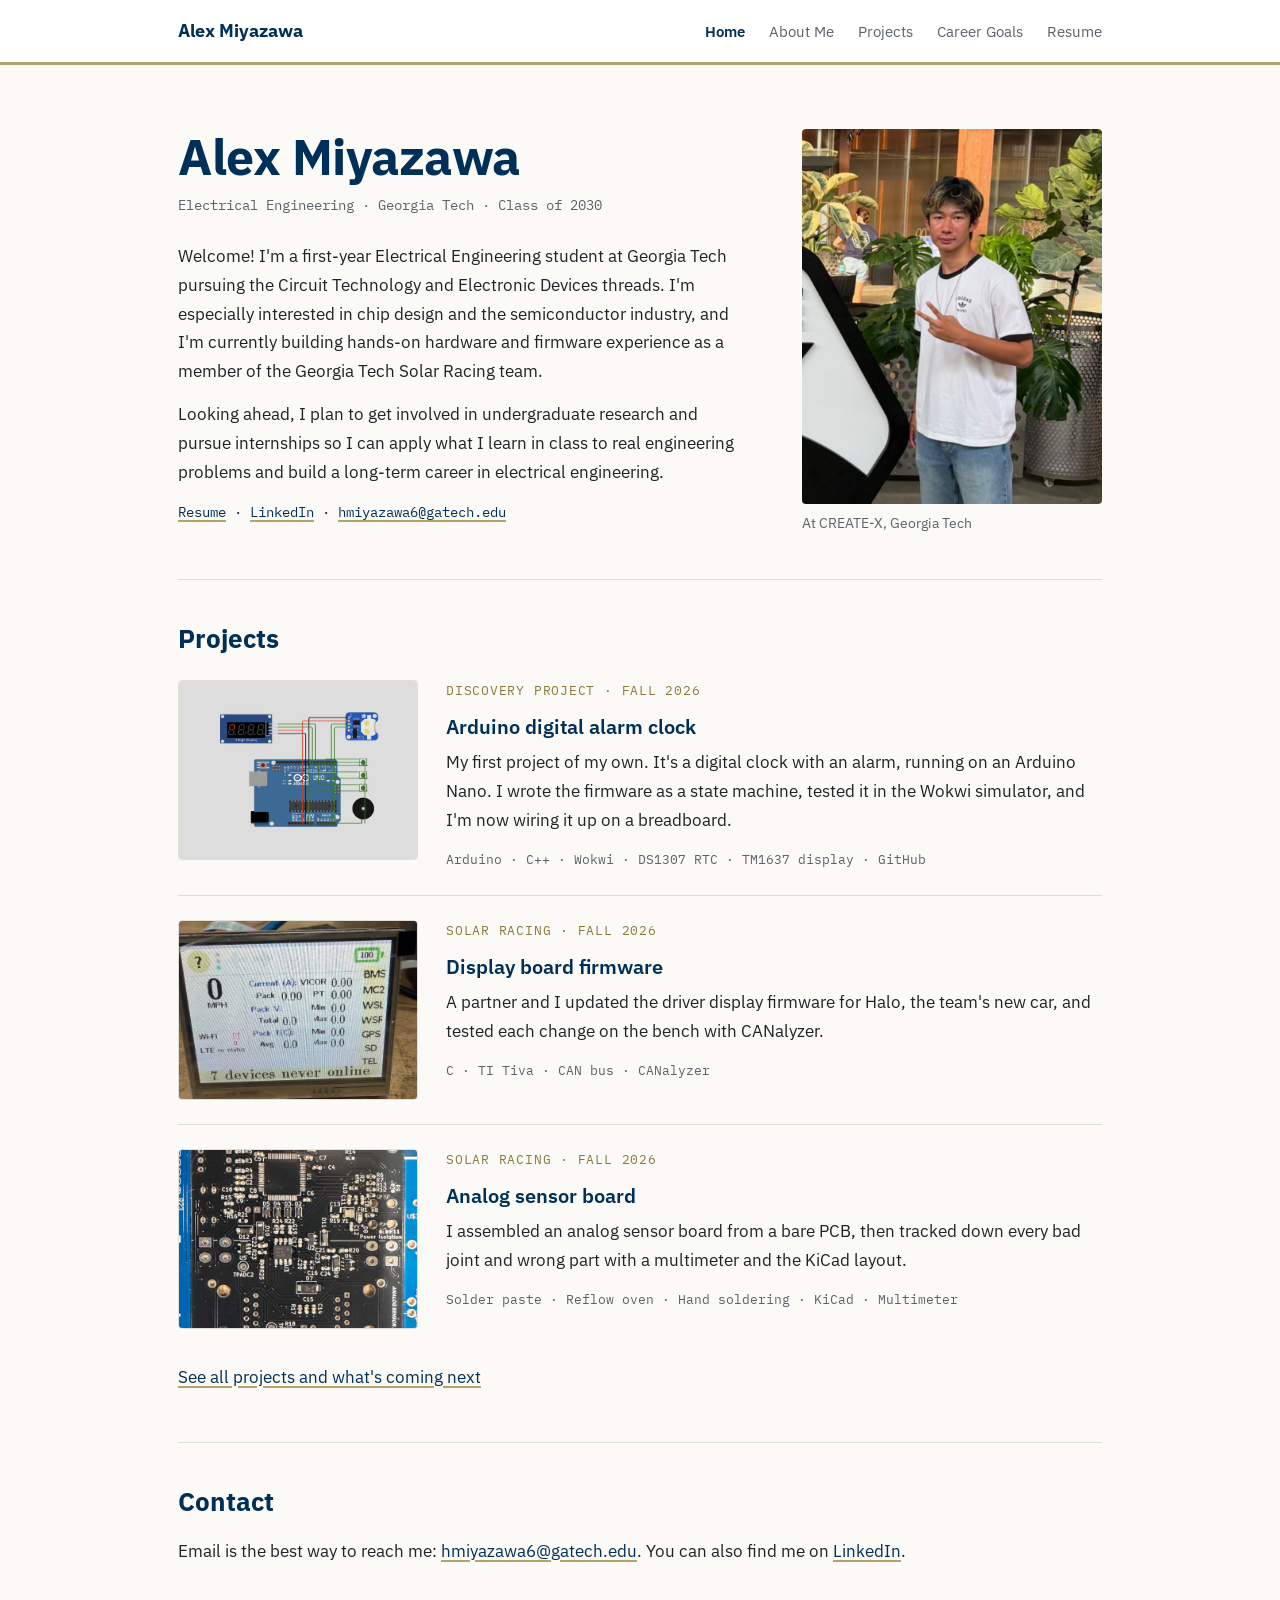
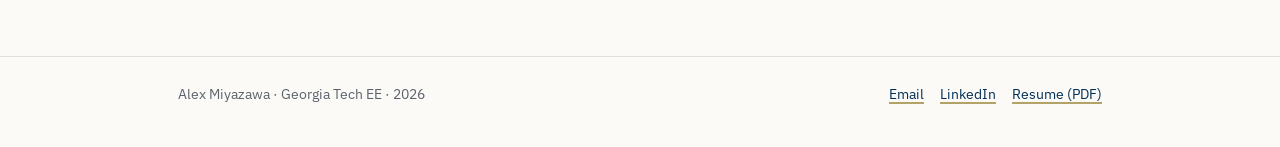
<file: index.html>
<!DOCTYPE html>
<html lang="en">
<head>
  <meta charset="UTF-8" />
  <meta name="viewport" content="width=device-width, initial-scale=1.0" />
  <title>Alex Miyazawa</title>
  <meta name="description" content="Alex Miyazawa, Electrical Engineering student at Georgia Tech interested in chip design and semiconductors." />
  <link rel="preconnect" href="https://fonts.googleapis.com" />
  <link rel="preconnect" href="https://fonts.gstatic.com" crossorigin />
  <link href="https://fonts.googleapis.com/css2?family=IBM+Plex+Mono:wght@400;500&family=IBM+Plex+Sans:wght@400;500;600;700&display=swap" rel="stylesheet" />
  <link rel="stylesheet" href="style.css" />
</head>
<body>

  <header class="topbar">
    <div class="wrap">
      <a href="index.html" class="name">Alex Miyazawa</a>
      <nav>
      <ul>
        <li><a href="index.html" aria-current="page">Home</a></li>
        <li><a href="about.html">About Me</a></li>
        <li><a href="projects.html">Projects</a></li>
        <li><a href="goals.html">Career Goals</a></li>
        <li><a href="resume.html">Resume</a></li>
      </ul>
      </nav>
    </div>
  </header>

  <main>

    <div class="wrap">
      <section class="intro">
        <div>
          <h1>Alex Miyazawa</h1>
          <p class="sub">Electrical Engineering · Georgia Tech · Class of 2030</p>
          <p style="margin-top:24px;">
            Welcome! I'm a first-year Electrical Engineering student at Georgia Tech pursuing the Circuit Technology
            and Electronic Devices threads. I'm especially interested in chip design and the semiconductor industry,
            and I'm currently building hands-on hardware and firmware experience as a member of the Georgia Tech
            Solar Racing team.
          </p>
          <p>
            Looking ahead, I plan to get involved in undergraduate research and pursue internships so I can apply what
            I learn in class to real engineering problems and build a long-term career in electrical engineering.
          </p>
          <p class="mono" style="font-size:14px;">
            <a href="resume.html">Resume</a> · <a href="https://www.linkedin.com/in/alex-miyazawa">LinkedIn</a> · <a href="mailto:hmiyazawa6@gatech.edu">hmiyazawa6@gatech.edu</a>
          </p>
        </div>
        <figure class="portrait" style="margin:0;">
          <img src="images/headshot.jpg" alt="Alex Miyazawa" />
          <figcaption>At CREATE-X, Georgia Tech</figcaption>
        </figure>
      </section>

      <section class="block">
        <h2>Projects</h2>
        <ul class="project-list">
      <li>
        <a href="discovery-project.html"><img src="images/discovery-hero.jpg" alt="Wokwi model of my alarm clock circuit" /></a>
        <div>
          <div class="kicker">Discovery Project · Fall 2026</div>
          <h3><a href="discovery-project.html">Arduino digital alarm clock</a></h3>
          <p>My first project of my own. It's a digital clock with an alarm, running on an Arduino Nano. I wrote the
             firmware as a state machine, tested it in the Wokwi simulator, and I'm now wiring it up on a breadboard.</p>
          <div class="tools">Arduino · C++ · Wokwi · DS1307 RTC · TM1637 display · GitHub</div>
        </div>
      </li>
      <li>
        <a href="display-board.html"><img src="images/display-board.jpg" alt="Solar car driver display board" /></a>
        <div>
          <div class="kicker">Solar Racing · Fall 2026</div>
          <h3><a href="display-board.html">Display board firmware</a></h3>
          <p>A partner and I updated the driver display firmware for Halo, the team's new car, and tested each change on the bench with CANalyzer.</p>
          <div class="tools">C · TI Tiva · CAN bus · CANalyzer</div>
        </div>
      </li>
      <li>
        <a href="sensor-board.html"><img src="images/sensor-board.jpg" alt="Analog sensor board" /></a>
        <div>
          <div class="kicker">Solar Racing · Fall 2026</div>
          <h3><a href="sensor-board.html">Analog sensor board</a></h3>
          <p>I assembled an analog sensor board from a bare PCB, then tracked down every bad joint and wrong part with a multimeter and the KiCad layout.</p>
          <div class="tools">Solder paste · Reflow oven · Hand soldering · KiCad · Multimeter</div>
        </div>
      </li>
        </ul>
        <p style="margin-top:10px;"><a href="projects.html">See all projects and what's coming next</a></p>
      </section>

      <section class="block" id="contact">
        <h2>Contact</h2>
        <p>Email is the best way to reach me: <a href="mailto:hmiyazawa6@gatech.edu">hmiyazawa6@gatech.edu</a>.
           You can also find me on <a href="https://www.linkedin.com/in/alex-miyazawa">LinkedIn</a>.</p>
      </section>
    </div>

  </main>

  <footer>
    <div class="wrap">
      <span>Alex Miyazawa · Georgia Tech EE · <span class="year"></span></span>
      <span><a href="mailto:hmiyazawa6@gatech.edu">Email</a><a href="https://www.linkedin.com/in/alex-miyazawa">LinkedIn</a><a href="resume.pdf">Resume (PDF)</a></span>
    </div>
  </footer>

  <script>document.querySelector(".year").textContent = new Date().getFullYear();</script>
</body>
</html>
</file>
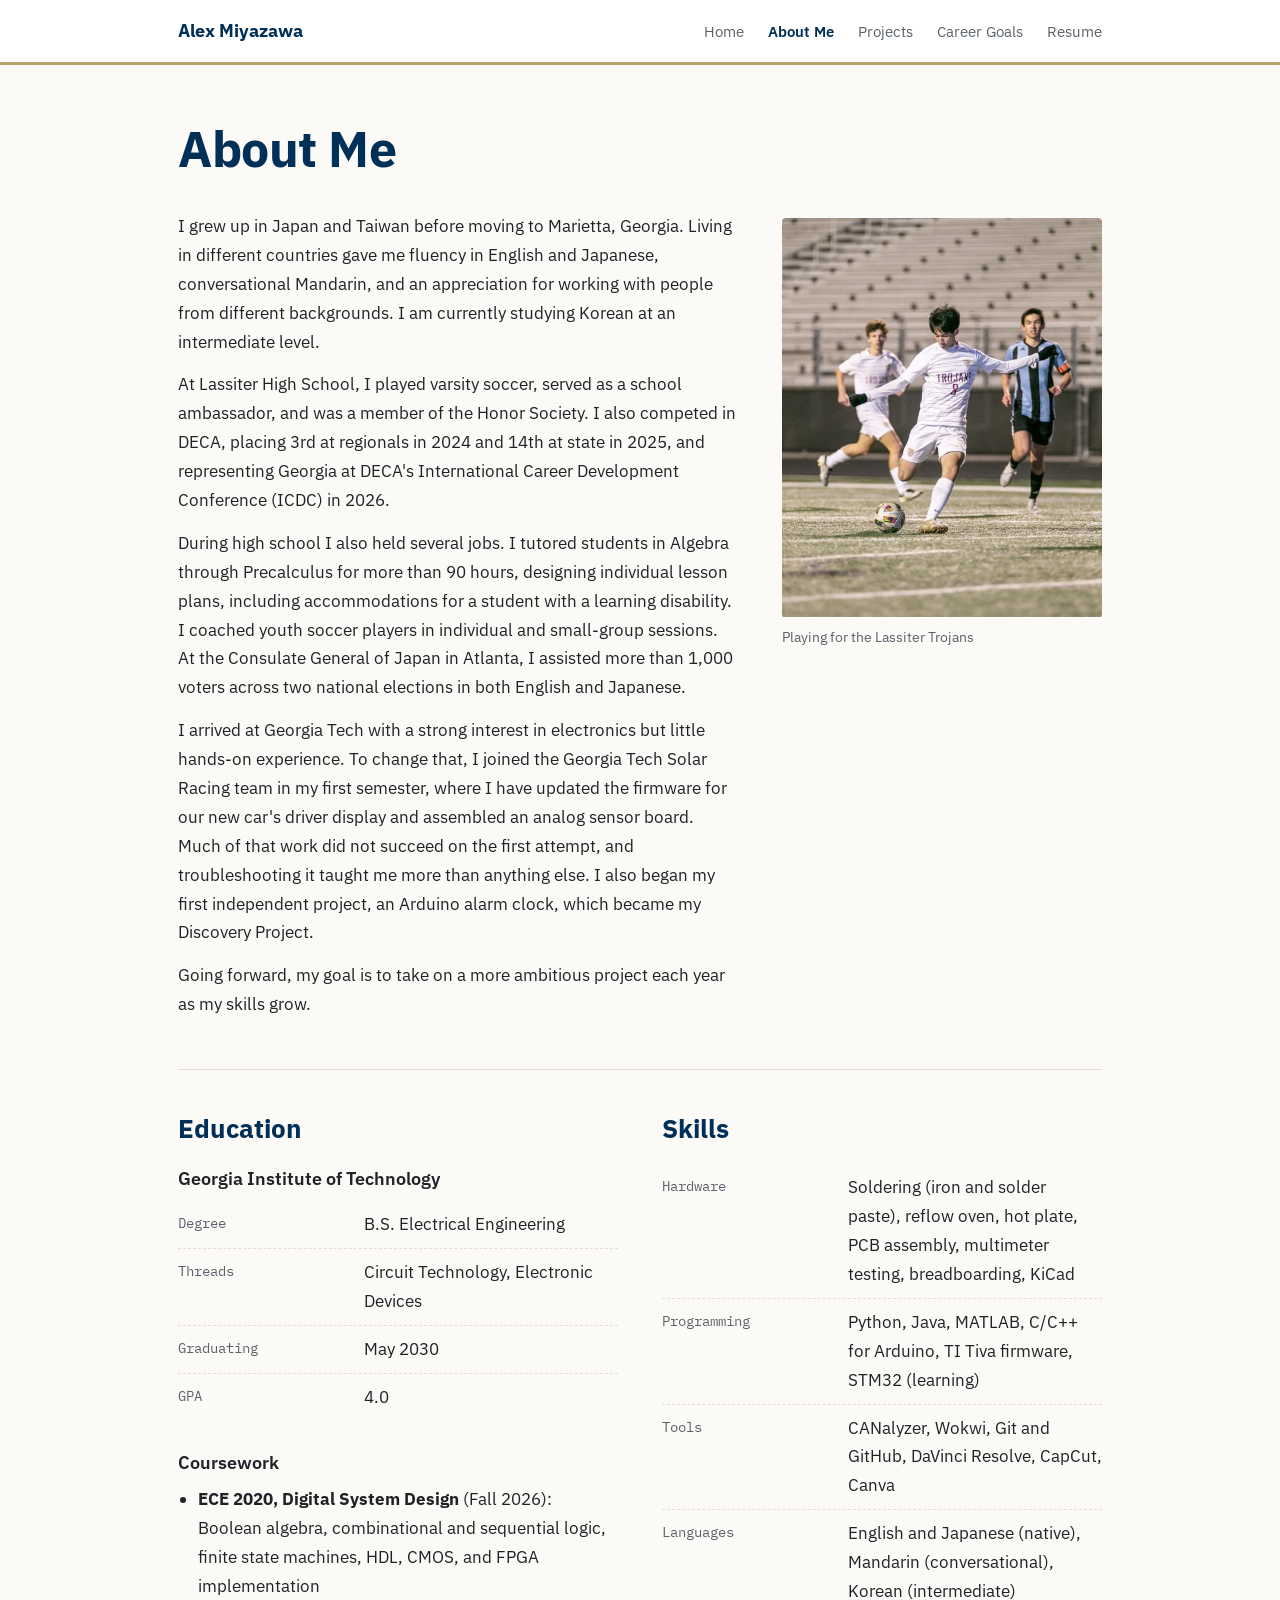
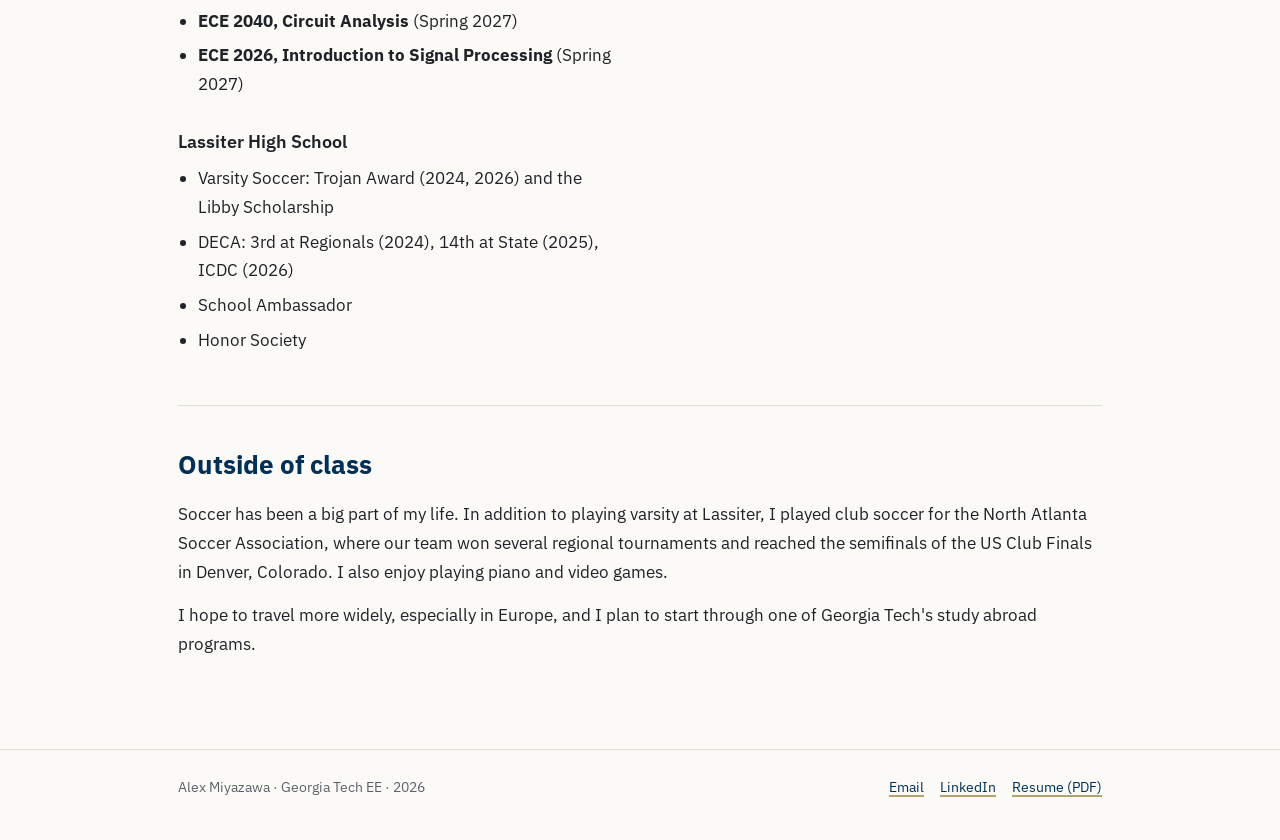
<file: about.html>
<!DOCTYPE html>
<html lang="en">
<head>
  <meta charset="UTF-8" />
  <meta name="viewport" content="width=device-width, initial-scale=1.0" />
  <title>About Me | Alex Miyazawa</title>
  <meta name="description" content="About Alex Miyazawa, Electrical Engineering student at Georgia Tech." />
  <link rel="preconnect" href="https://fonts.googleapis.com" />
  <link rel="preconnect" href="https://fonts.gstatic.com" crossorigin />
  <link href="https://fonts.googleapis.com/css2?family=IBM+Plex+Mono:wght@400;500&family=IBM+Plex+Sans:wght@400;500;600;700&display=swap" rel="stylesheet" />
  <link rel="stylesheet" href="style.css" />
</head>
<body>

  <header class="topbar">
    <div class="wrap">
      <a href="index.html" class="name">Alex Miyazawa</a>
      <nav>
      <ul>
        <li><a href="index.html">Home</a></li>
        <li><a href="about.html" aria-current="page">About Me</a></li>
        <li><a href="projects.html">Projects</a></li>
        <li><a href="goals.html">Career Goals</a></li>
        <li><a href="resume.html">Resume</a></li>
      </ul>
      </nav>
    </div>
  </header>

  <main>

    <div class="wrap">
      <section class="page-top">
        <h1>About Me</h1>
      </section>

      <section class="block side-photo">
        <div>
          <p>
            I grew up in Japan and Taiwan before moving to Marietta, Georgia. Living in different countries gave me
            fluency in English and Japanese, conversational Mandarin, and an appreciation for working with people from
            different backgrounds. I am currently studying Korean at an intermediate level.
          </p>
          <p>
            At Lassiter High School, I played varsity soccer, served as a school ambassador, and was a member of the
            Honor Society. I also competed in DECA, placing 3rd at regionals in 2024 and 14th at state in 2025, and
            representing Georgia at DECA's International Career Development Conference (ICDC) in 2026.
          </p>
          <p>
            During high school I also held several jobs. I tutored students in Algebra through Precalculus for more than
            90 hours, designing individual lesson plans, including accommodations for a student with a learning
            disability. I coached youth soccer players in individual and small-group sessions. At the Consulate General
            of Japan in Atlanta, I assisted more than 1,000 voters across two national elections in both English and
            Japanese.
          </p>
          <p>
            I arrived at Georgia Tech with a strong interest in electronics but little hands-on experience. To change
            that, I joined the Georgia Tech Solar Racing team in my first semester, where I have updated the firmware
            for our new car's driver display and assembled an analog sensor board. Much of that work did not succeed on
            the first attempt, and troubleshooting it taught me more than anything else. I also began my first
            independent project, an Arduino alarm clock, which became my Discovery Project.
          </p>
          <p>
            Going forward, my goal is to take on a more ambitious project each year as my skills grow.
          </p>
        </div>
        <figure class="portrait" style="margin-top:6px;">
          <img src="images/about-me.jpg" alt="Alex playing varsity soccer for Lassiter High School" />
          <figcaption>Playing for the Lassiter Trojans</figcaption>
        </figure>
      </section>

      <section class="block two-col">
        <div>
          <h2>Education</h2>
          <h3 style="margin-top:0;">Georgia Institute of Technology</h3>
          <ul class="kv">
            <li><span class="k">Degree</span><span>B.S. Electrical Engineering</span></li>
            <li><span class="k">Threads</span><span>Circuit Technology, Electronic Devices</span></li>
            <li><span class="k">Graduating</span><span>May 2030</span></li>
            <li><span class="k">GPA</span><span>4.0</span></li>
          </ul>
          <h3>Coursework</h3>
          <ul class="bullets">
            <li><strong>ECE 2020, Digital System Design</strong> (Fall 2026): Boolean algebra, combinational and
                sequential logic, finite state machines, HDL, CMOS, and FPGA implementation</li>
            <li><strong>ECE 2040, Circuit Analysis</strong> (Spring 2027)</li>
            <li><strong>ECE 2026, Introduction to Signal Processing</strong> (Spring 2027)</li>
          </ul>
          <h3>Lassiter High School</h3>
          <ul class="bullets">
            <li>Varsity Soccer: Trojan Award (2024, 2026) and the Libby Scholarship</li>
            <li>DECA: 3rd at Regionals (2024), 14th at State (2025), ICDC (2026)</li>
            <li>School Ambassador</li>
            <li>Honor Society</li>
          </ul>
        </div>
        <div>
          <h2>Skills</h2>
          <ul class="kv">
            <li><span class="k">Hardware</span><span>Soldering (iron and solder paste), reflow oven, hot plate, PCB assembly, multimeter testing, breadboarding, KiCad</span></li>
            <li><span class="k">Programming</span><span>Python, Java, MATLAB, C/C++ for Arduino, TI Tiva firmware, STM32 (learning)</span></li>
            <li><span class="k">Tools</span><span>CANalyzer, Wokwi, Git and GitHub, DaVinci Resolve, CapCut, Canva</span></li>
            <li><span class="k">Languages</span><span>English and Japanese (native), Mandarin (conversational), Korean (intermediate)</span></li>
          </ul>
        </div>
      </section>

      <section class="block">
        <h2>Outside of class</h2>
        <p>
          Soccer has been a big part of my life. In addition to playing varsity at Lassiter, I played club soccer for
          the North Atlanta Soccer Association, where our team won several regional tournaments and reached the
          semifinals of the US Club Finals in Denver, Colorado. I also enjoy playing piano and video games.
        </p>
        <p>
          I hope to travel more widely, especially in Europe, and I plan to start through one of Georgia Tech's study
          abroad programs.
        </p>
      </section>
    </div>

  </main>

  <footer>
    <div class="wrap">
      <span>Alex Miyazawa · Georgia Tech EE · <span class="year"></span></span>
      <span><a href="mailto:hmiyazawa6@gatech.edu">Email</a><a href="https://www.linkedin.com/in/alex-miyazawa">LinkedIn</a><a href="resume.pdf">Resume (PDF)</a></span>
    </div>
  </footer>

  <script>document.querySelector(".year").textContent = new Date().getFullYear();</script>
</body>
</html>
</file>
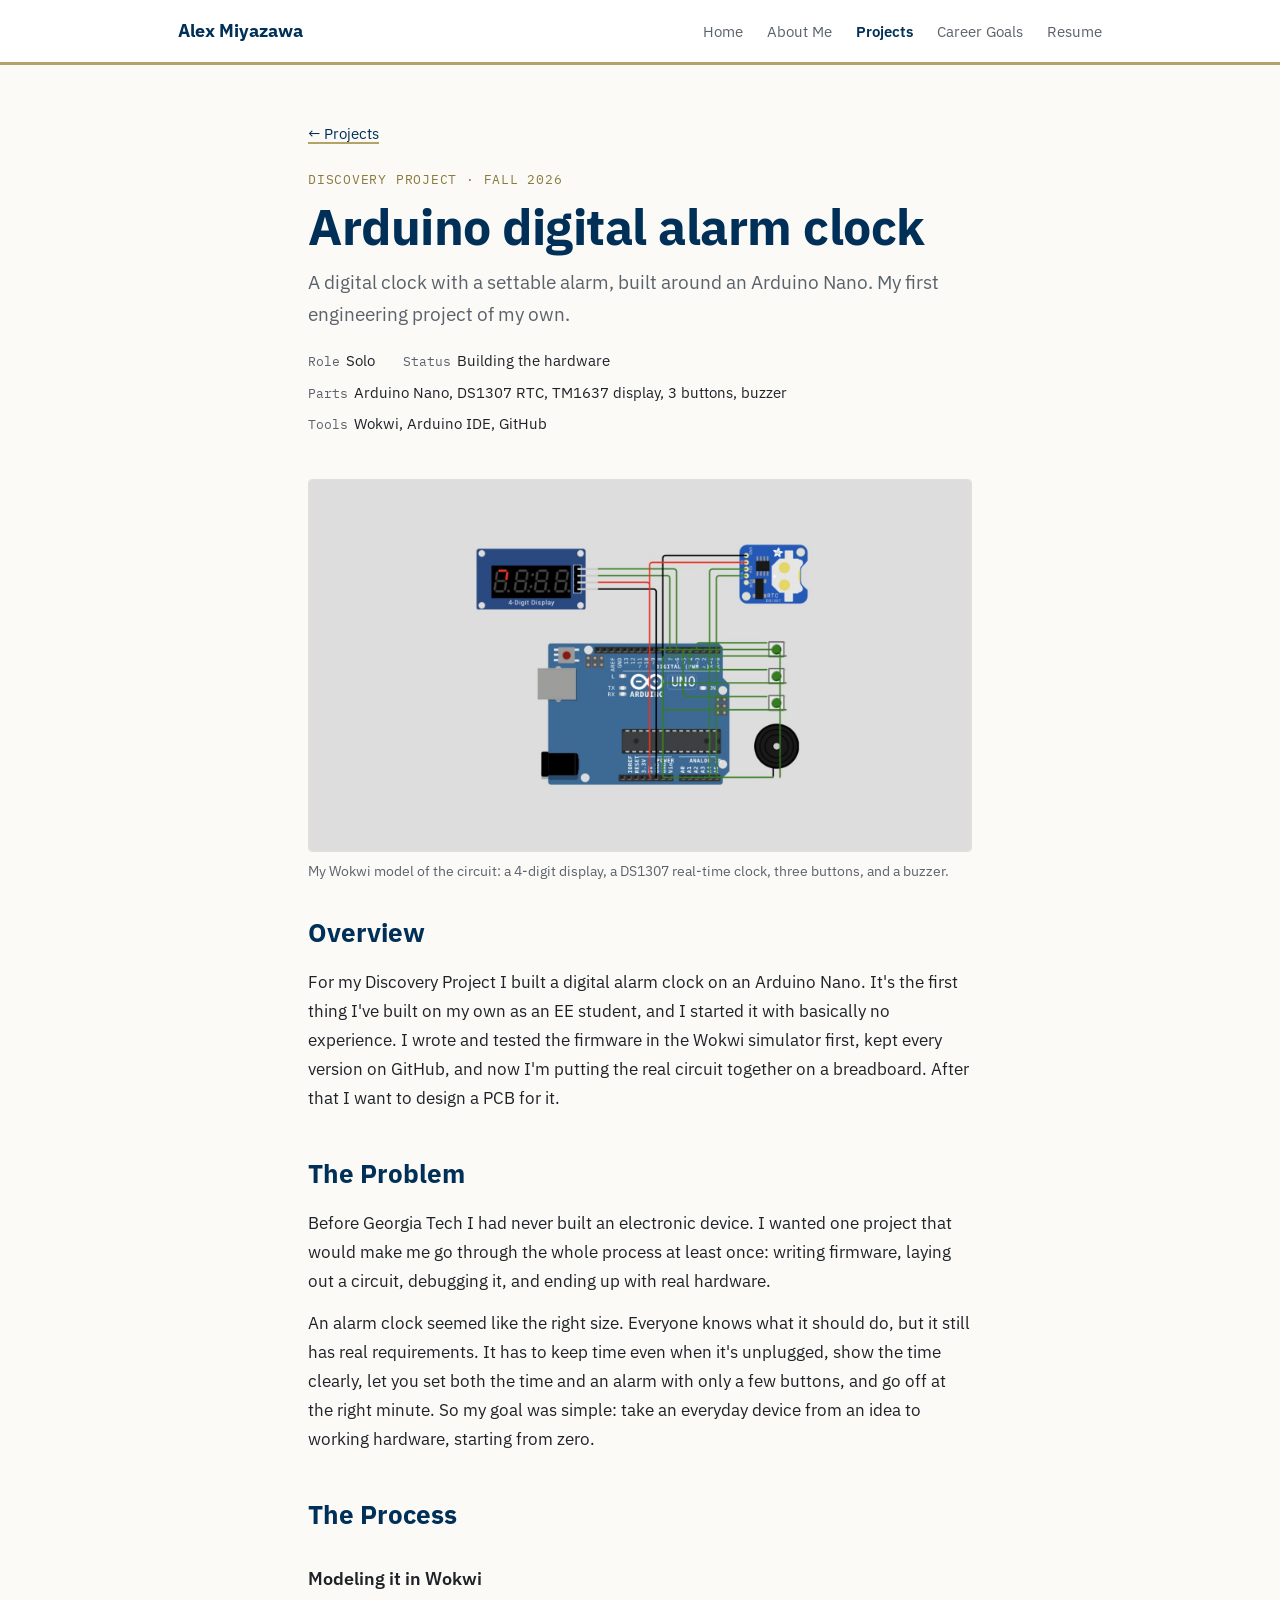
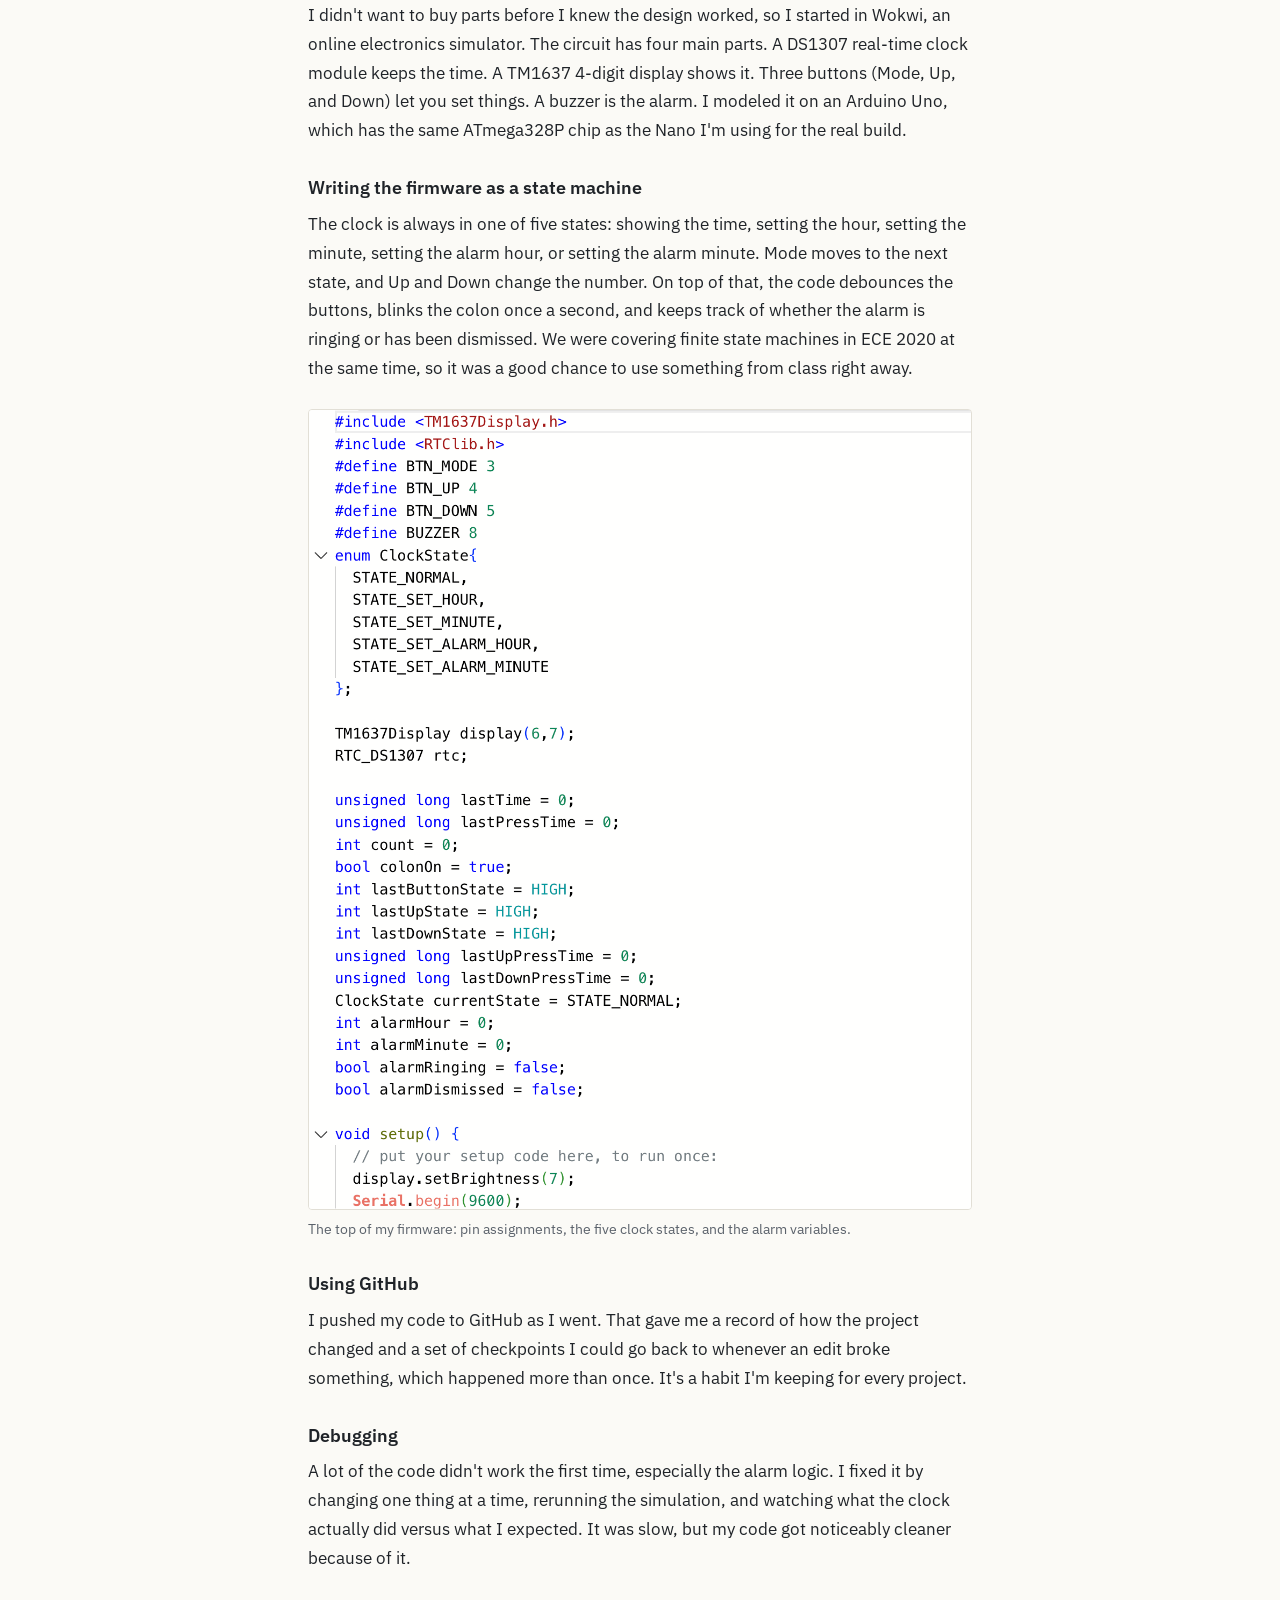
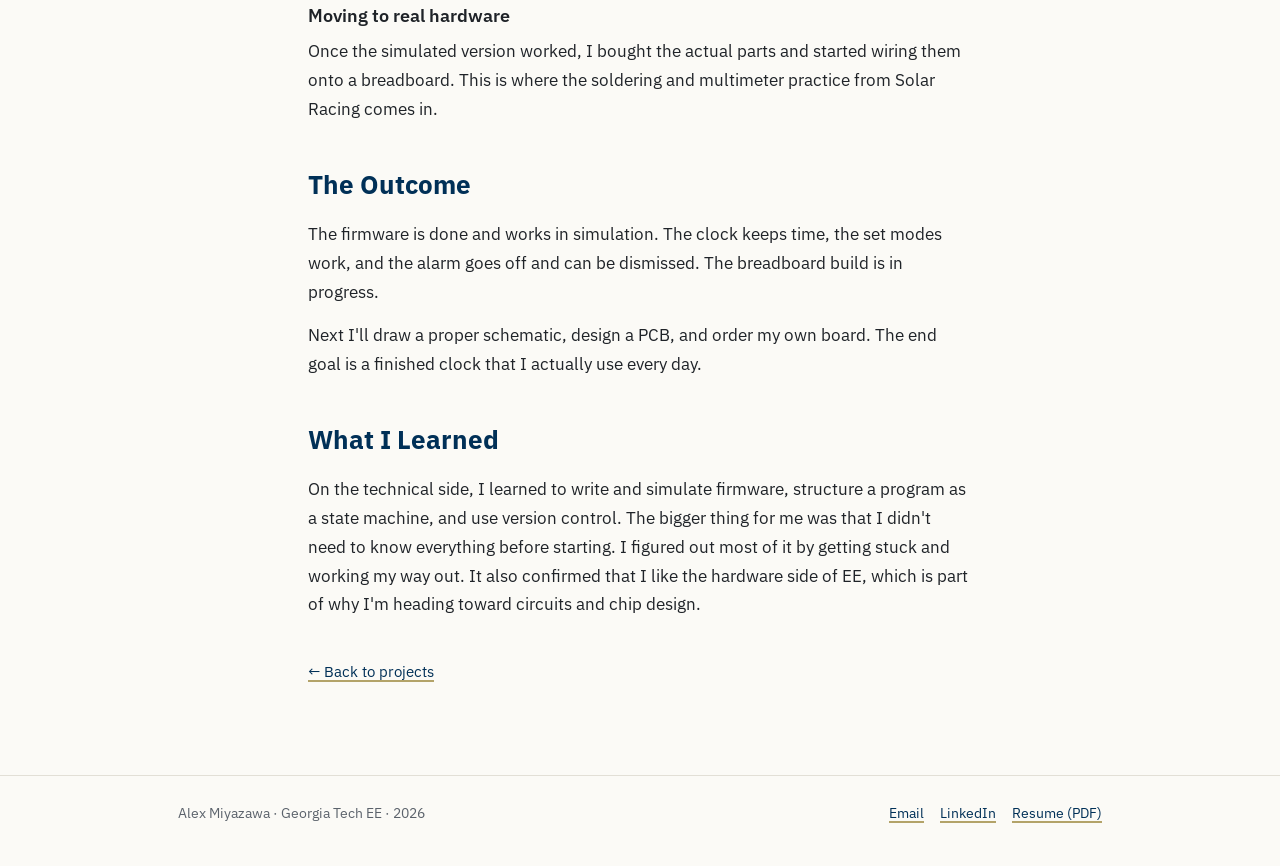
<file: discovery-project.html>
<!DOCTYPE html>
<html lang="en">
<head>
  <meta charset="UTF-8" />
  <meta name="viewport" content="width=device-width, initial-scale=1.0" />
  <title>Discovery Project: Arduino Alarm Clock | Alex Miyazawa</title>
  <meta name="description" content="Discovery Project: an Arduino Nano digital alarm clock." />
  <link rel="preconnect" href="https://fonts.googleapis.com" />
  <link rel="preconnect" href="https://fonts.gstatic.com" crossorigin />
  <link href="https://fonts.googleapis.com/css2?family=IBM+Plex+Mono:wght@400;500&family=IBM+Plex+Sans:wght@400;500;600;700&display=swap" rel="stylesheet" />
  <link rel="stylesheet" href="style.css" />
</head>
<body>

  <header class="topbar">
    <div class="wrap">
      <a href="index.html" class="name">Alex Miyazawa</a>
      <nav>
      <ul>
        <li><a href="index.html">Home</a></li>
        <li><a href="about.html">About Me</a></li>
        <li><a href="projects.html" aria-current="page">Projects</a></li>
        <li><a href="goals.html">Career Goals</a></li>
        <li><a href="resume.html">Resume</a></li>
      </ul>
      </nav>
    </div>
  </header>

  <main>

    <div class="wrap narrow">
      <section class="page-top">
        <p class="back"><a href="projects.html">← Projects</a></p>
        <div class="kicker" style="margin-top:22px;">Discovery Project · Fall 2026</div>
        <h1>Arduino digital alarm clock</h1>
        <p class="muted" style="margin-top:12px; font-size:19px;">A digital clock with a settable alarm, built around an Arduino Nano. My first engineering project of my own.</p>
        <ul class="meta">
          <li><b>Role</b>Solo</li>
          <li><b>Status</b>Building the hardware</li>
          <li><b>Parts</b>Arduino Nano, DS1307 RTC, TM1637 display, 3 buttons, buzzer</li>
          <li><b>Tools</b>Wokwi, Arduino IDE, GitHub</li>
        </ul>
      </section>

      <section class="block article">
        <figure class="wide screenshot" style="margin-top:0;">
          <img src="images/discovery-hero.jpg" alt="Wokwi model of the alarm clock circuit" />
          <figcaption>My Wokwi model of the circuit: a 4-digit display, a DS1307 real-time clock, three buttons, and a buzzer.</figcaption>
        </figure>

        <h2 style="margin-top:20px;">Overview</h2>
        <p>
          For my Discovery Project I built a digital alarm clock on an Arduino Nano. It's the first thing I've built
          on my own as an EE student, and I started it with basically no experience. I wrote and tested the firmware in
          the Wokwi simulator first, kept every version on GitHub, and now I'm putting the real circuit together on a
          breadboard. After that I want to design a PCB for it.
        </p>

        <h2>The Problem</h2>
        <p>
          Before Georgia Tech I had never built an electronic device. I wanted one project that would make me go
          through the whole process at least once: writing firmware, laying out a circuit, debugging it, and ending up
          with real hardware.
        </p>
        <p>
          An alarm clock seemed like the right size. Everyone knows what it should do, but it still has real
          requirements. It has to keep time even when it's unplugged, show the time clearly, let you set both the time
          and an alarm with only a few buttons, and go off at the right minute. So my goal was simple: take an
          everyday device from an idea to working hardware, starting from zero.
        </p>

        <h2>The Process</h2>
        <h3>Modeling it in Wokwi</h3>
        <p>
          I didn't want to buy parts before I knew the design worked, so I started in Wokwi, an online electronics
          simulator. The circuit has four main parts. A DS1307 real-time clock module keeps the time. A TM1637 4-digit
          display shows it. Three buttons (Mode, Up, and Down) let you set things. A buzzer is the alarm. I modeled it on an Arduino Uno, which has the same ATmega328P chip as the Nano I'm using for the real build.
        </p>

        <h3>Writing the firmware as a state machine</h3>
        <p>
          The clock is always in one of five states: showing the time, setting the hour, setting the minute, setting
          the alarm hour, or setting the alarm minute. Mode moves to the next state, and Up and Down change the number.
          On top of that, the code debounces the buttons, blinks the colon once a second, and keeps track of whether the
          alarm is ringing or has been dismissed. We were covering finite state machines in ECE 2020 at the same time,
          so it was a good chance to use something from class right away.
        </p>
        <figure class="screenshot">
          <img src="images/clock-code.png" alt="Arduino code defining the clock's five states" />
          <figcaption>The top of my firmware: pin assignments, the five clock states, and the alarm variables.</figcaption>
        </figure>

        <h3>Using GitHub</h3>
        <p>
          I pushed my code to GitHub as I went. That gave me a record of how the project changed and a set of
          checkpoints I could go back to whenever an edit broke something, which happened more than once. It's a
          habit I'm keeping for every project.
        </p>

        <h3>Debugging</h3>
        <p>
          A lot of the code didn't work the first time, especially the alarm logic. I fixed it by changing one thing
          at a time, rerunning the simulation, and watching what the clock actually did versus what I expected. It
          was slow, but my code got noticeably cleaner because of it.
        </p>

        <h3>Moving to real hardware</h3>
        <p>
          Once the simulated version worked, I bought the actual parts and started wiring them onto a breadboard.
          This is where the soldering and multimeter practice from Solar Racing comes in.
        </p>
        <!-- Add a breadboard photo here once you have one:
        <figure class="wide">
          <img src="images/breadboard.jpg" alt="Alarm clock wired on a breadboard" />
          <figcaption>The clock wired up on a breadboard</figcaption>
        </figure>
        -->

        <h2>The Outcome</h2>
        <p>
          The firmware is done and works in simulation. The clock keeps time, the set modes work, and the alarm goes
          off and can be dismissed. The breadboard build is in progress.
          <!-- UPDATE before the Showcase: describe the working hardware and how you tested it. -->
        </p>
        <p>
          Next I'll draw a proper schematic, design a PCB, and order my own board. The end goal is a finished clock that I actually use every day.
        </p>
        <!-- Add a photo or video of the finished clock here before the Showcase. -->

        <h2>What I Learned</h2>
        <p>
          On the technical side, I learned to write and simulate firmware, structure a program as a state machine,
          and use version control. The bigger thing for me was that I didn't need to know everything before starting.
          I figured out most of it by getting stuck and working my way out. It also confirmed that I like the hardware
          side of EE, which is part of why I'm heading toward circuits and chip design.
        </p>

        <!-- OPTIONAL VIDEO: upload to YouTube, click Share, then Embed, and paste the URL into src below. Then remove these comment marks.
        <h2>Demo video</h2>
        <div class="video">
          <iframe src="https://www.youtube.com/embed/VIDEO_ID" title="Alarm clock demo" allowfullscreen></iframe>
        </div>
        -->

        <p style="margin-top:40px;" class="back"><a href="projects.html">← Back to projects</a></p>
      </section>
    </div>

  </main>

  <footer>
    <div class="wrap">
      <span>Alex Miyazawa · Georgia Tech EE · <span class="year"></span></span>
      <span><a href="mailto:hmiyazawa6@gatech.edu">Email</a><a href="https://www.linkedin.com/in/alex-miyazawa">LinkedIn</a><a href="resume.pdf">Resume (PDF)</a></span>
    </div>
  </footer>

  <script>document.querySelector(".year").textContent = new Date().getFullYear();</script>
</body>
</html>
</file>
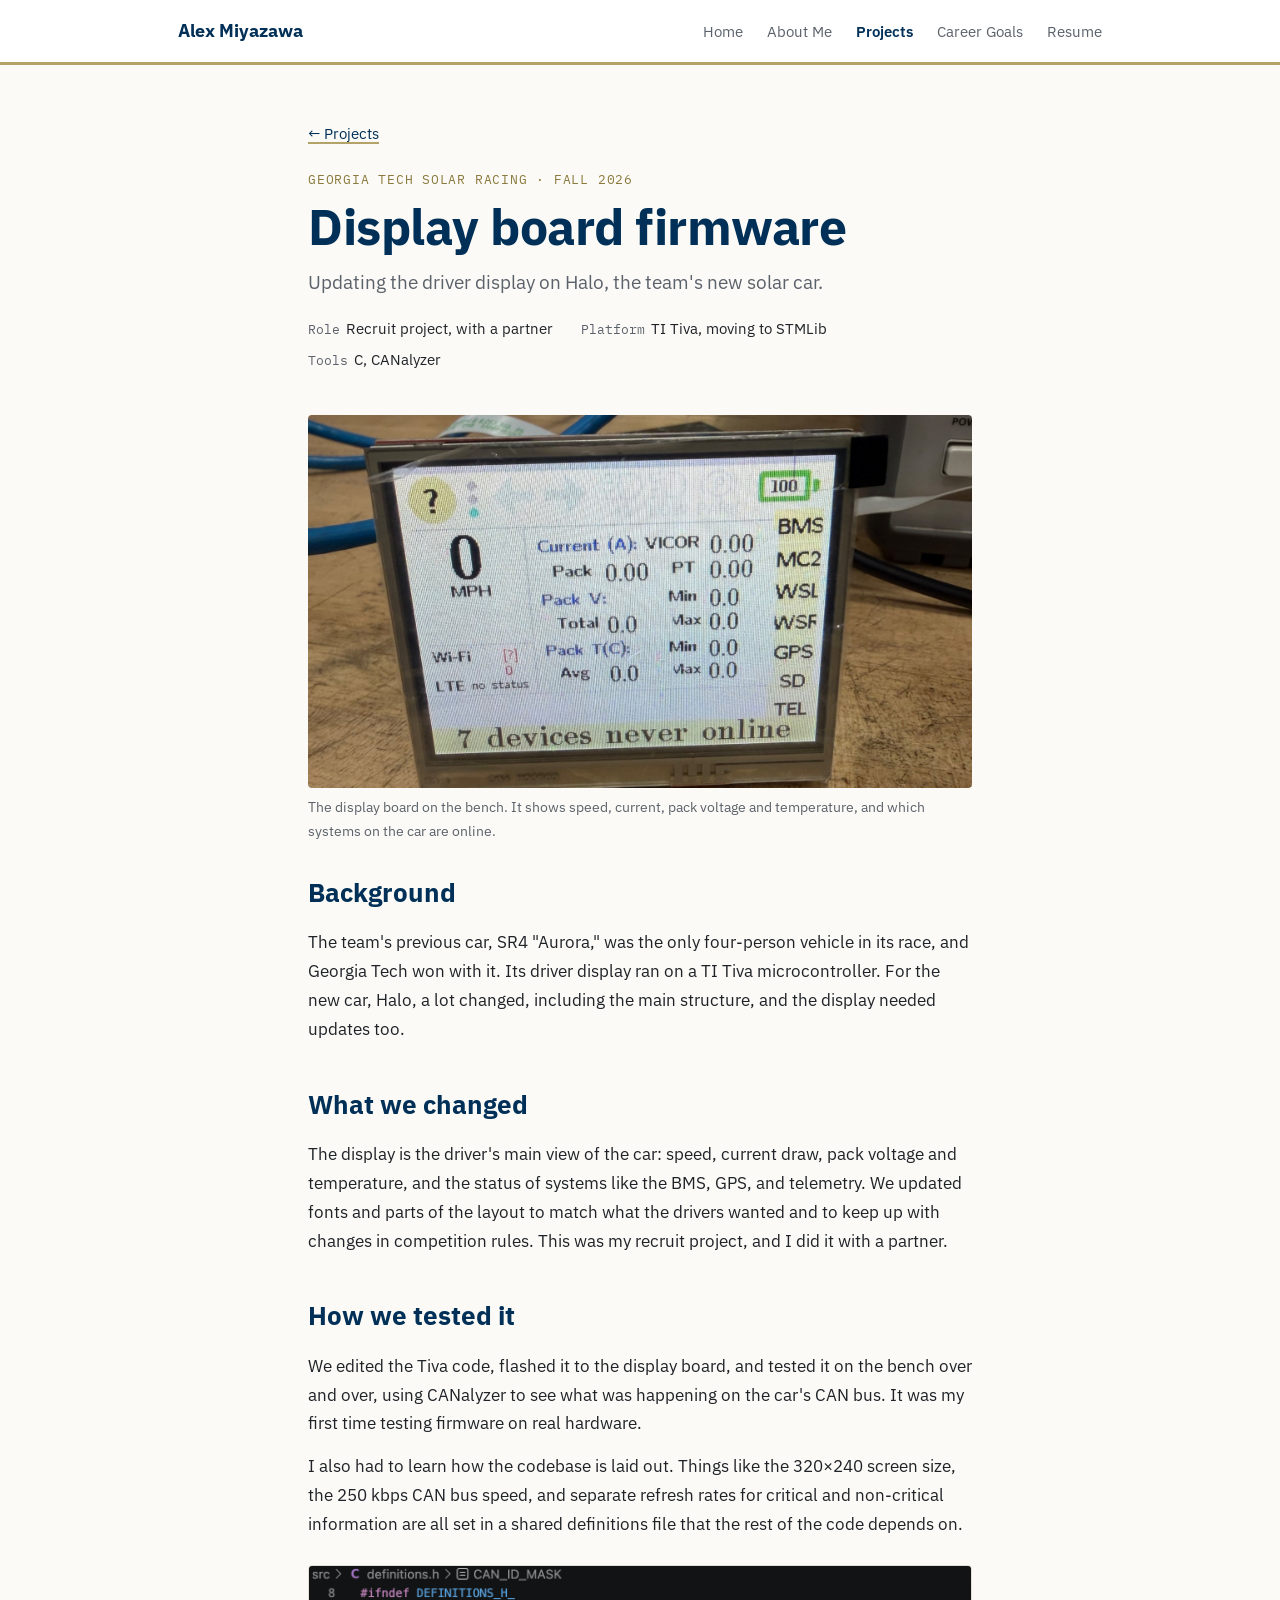
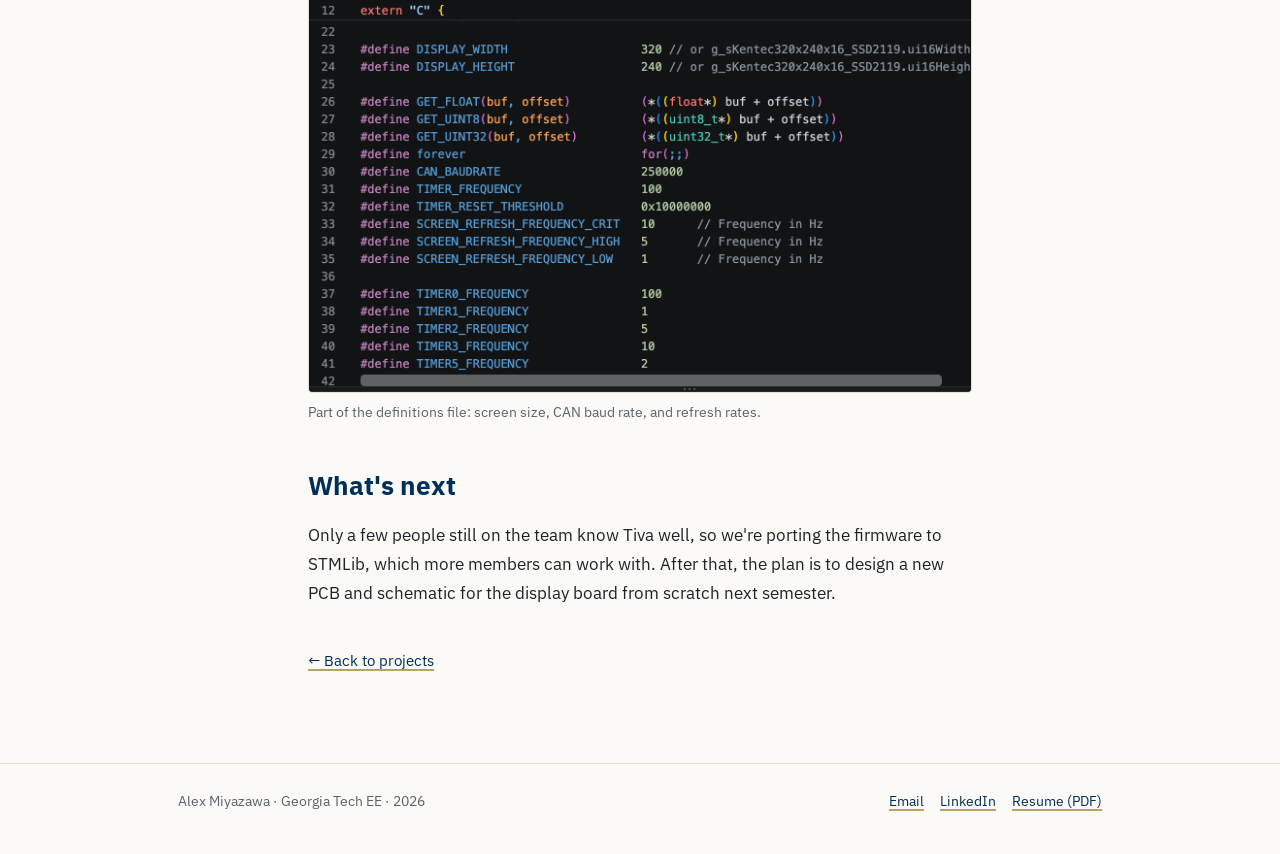
<file: display-board.html>
<!DOCTYPE html>
<html lang="en">
<head>
  <meta charset="UTF-8" />
  <meta name="viewport" content="width=device-width, initial-scale=1.0" />
  <title>Display Board Firmware | Alex Miyazawa</title>
  <meta name="description" content="Display board firmware for Georgia Tech Solar Racing's car Halo." />
  <link rel="preconnect" href="https://fonts.googleapis.com" />
  <link rel="preconnect" href="https://fonts.gstatic.com" crossorigin />
  <link href="https://fonts.googleapis.com/css2?family=IBM+Plex+Mono:wght@400;500&family=IBM+Plex+Sans:wght@400;500;600;700&display=swap" rel="stylesheet" />
  <link rel="stylesheet" href="style.css" />
</head>
<body>

  <header class="topbar">
    <div class="wrap">
      <a href="index.html" class="name">Alex Miyazawa</a>
      <nav>
      <ul>
        <li><a href="index.html">Home</a></li>
        <li><a href="about.html">About Me</a></li>
        <li><a href="projects.html" aria-current="page">Projects</a></li>
        <li><a href="goals.html">Career Goals</a></li>
        <li><a href="resume.html">Resume</a></li>
      </ul>
      </nav>
    </div>
  </header>

  <main>

    <div class="wrap narrow">
      <section class="page-top">
        <p class="back"><a href="projects.html">← Projects</a></p>
        <div class="kicker" style="margin-top:22px;">Georgia Tech Solar Racing · Fall 2026</div>
        <h1>Display board firmware</h1>
        <p class="muted" style="margin-top:12px; font-size:19px;">Updating the driver display on Halo, the team's new solar car.</p>
        <ul class="meta">
          <li><b>Role</b>Recruit project, with a partner</li>
          <li><b>Platform</b>TI Tiva, moving to STMLib</li>
          <li><b>Tools</b>C, CANalyzer</li>
        </ul>
      </section>

      <section class="block article">
        <figure class="wide" style="margin-top:0;">
          <img src="images/display-board.jpg" alt="Solar car display board on a workbench" />
          <figcaption>The display board on the bench. It shows speed, current, pack voltage and temperature, and which systems on the car are online.</figcaption>
        </figure>

        <h2 style="margin-top:20px;">Background</h2>
        <p>
          The team's previous car, SR4 "Aurora," was the only four-person vehicle in its race, and Georgia Tech won
          with it. Its driver display ran on a TI Tiva microcontroller. For the new car, Halo, a lot changed, including
          the main structure, and the display needed updates too.
        </p>

        <h2>What we changed</h2>
        <p>
          The display is the driver's main view of the car: speed, current draw, pack voltage and temperature, and
          the status of systems like the BMS, GPS, and telemetry. We updated fonts and parts of the layout to match
          what the drivers wanted and to keep up with changes in competition rules. This was my recruit project, and I
          did it with a partner.
        </p>

        <h2>How we tested it</h2>
        <p>
          We edited the Tiva code, flashed it to the display board, and tested it on the bench over and over, using
          CANalyzer to see what was happening on the car's CAN bus. It was my first time testing firmware on real hardware.
        </p>
        <p>
          I also had to learn how the codebase is laid out. Things like the 320×240 screen size, the 250 kbps CAN bus
          speed, and separate refresh rates for critical and non-critical information are all set in a shared
          definitions file that the rest of the code depends on.
        </p>
        <figure class="screenshot">
          <img src="images/display-code.png" alt="Display firmware definitions file" />
          <figcaption>Part of the definitions file: screen size, CAN baud rate, and refresh rates.</figcaption>
        </figure>

        <h2>What's next</h2>
        <p>
          Only a few people still on the team know Tiva well, so we're porting the firmware to STMLib, which more
          members can work with. After that, the plan is to design a new PCB and schematic for the display board
          from scratch next semester.
        </p>

        <p style="margin-top:40px;" class="back"><a href="projects.html">← Back to projects</a></p>
      </section>
    </div>

  </main>

  <footer>
    <div class="wrap">
      <span>Alex Miyazawa · Georgia Tech EE · <span class="year"></span></span>
      <span><a href="mailto:hmiyazawa6@gatech.edu">Email</a><a href="https://www.linkedin.com/in/alex-miyazawa">LinkedIn</a><a href="resume.pdf">Resume (PDF)</a></span>
    </div>
  </footer>

  <script>document.querySelector(".year").textContent = new Date().getFullYear();</script>
</body>
</html>
</file>
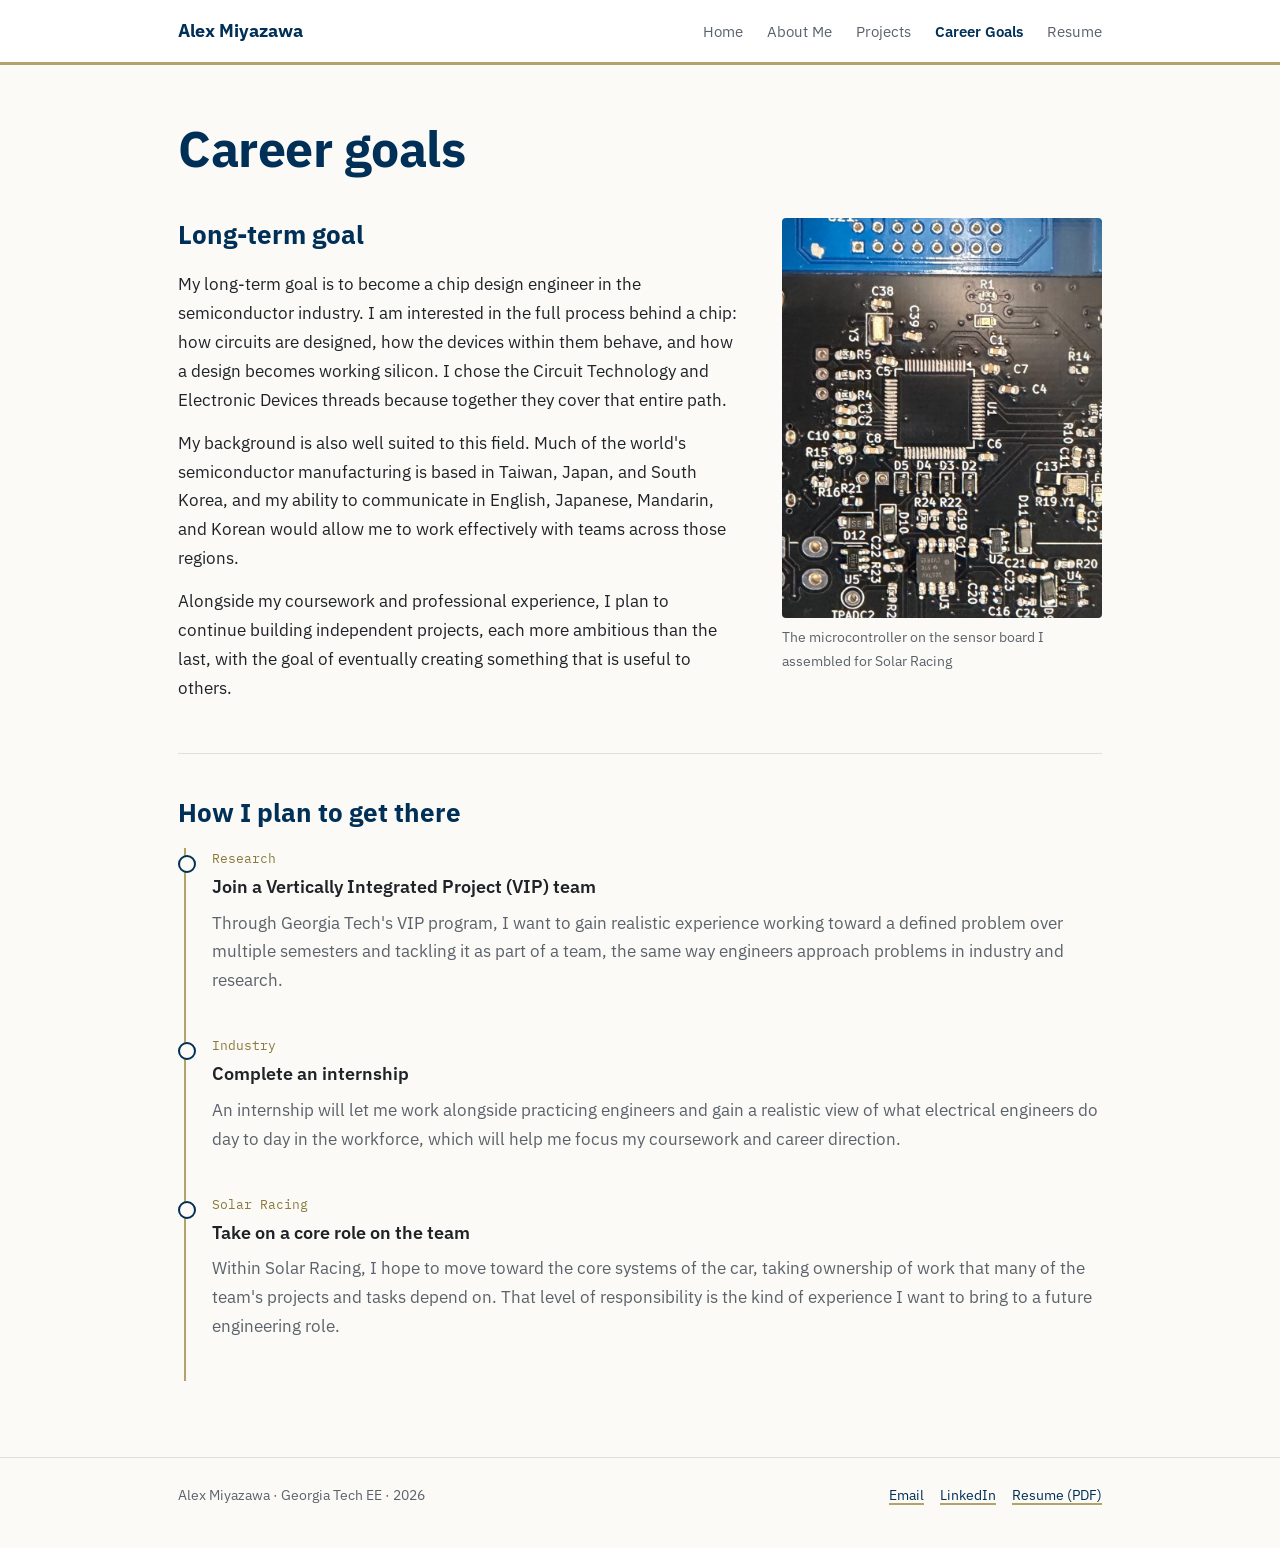
<file: goals.html>
<!DOCTYPE html>
<html lang="en">
<head>
  <meta charset="UTF-8" />
  <meta name="viewport" content="width=device-width, initial-scale=1.0" />
  <title>Career Goals | Alex Miyazawa</title>
  <meta name="description" content="Career goals and plan of Alex Miyazawa." />
  <link rel="preconnect" href="https://fonts.googleapis.com" />
  <link rel="preconnect" href="https://fonts.gstatic.com" crossorigin />
  <link href="https://fonts.googleapis.com/css2?family=IBM+Plex+Mono:wght@400;500&family=IBM+Plex+Sans:wght@400;500;600;700&display=swap" rel="stylesheet" />
  <link rel="stylesheet" href="style.css" />
</head>
<body>

  <header class="topbar">
    <div class="wrap">
      <a href="index.html" class="name">Alex Miyazawa</a>
      <nav>
      <ul>
        <li><a href="index.html">Home</a></li>
        <li><a href="about.html">About Me</a></li>
        <li><a href="projects.html">Projects</a></li>
        <li><a href="goals.html" aria-current="page">Career Goals</a></li>
        <li><a href="resume.html">Resume</a></li>
      </ul>
      </nav>
    </div>
  </header>

  <main>

    <div class="wrap">
      <section class="page-top">
        <h1>Career goals</h1>
      </section>

      <section class="block side-photo">
        <div>
          <h2>Long-term goal</h2>
          <p>
            My long-term goal is to become a chip design engineer in the semiconductor industry. I am interested in the
            full process behind a chip: how circuits are designed, how the devices within them behave, and how a design
            becomes working silicon. I chose the Circuit Technology and Electronic Devices threads because together they
            cover that entire path.
          </p>
          <p>
            My background is also well suited to this field. Much of the world's semiconductor manufacturing is based in
            Taiwan, Japan, and South Korea, and my ability to communicate in English, Japanese, Mandarin, and Korean would
            allow me to work effectively with teams across those regions.
          </p>
          <p>
            Alongside my coursework and professional experience, I plan to continue building independent projects, each
            more ambitious than the last, with the goal of eventually creating something that is useful to others.
          </p>
        </div>
        <figure class="portrait" style="margin-top:6px;">
          <img src="images/goals.jpg" alt="Close-up of the microcontroller on the analog sensor board" />
          <figcaption>The microcontroller on the sensor board I assembled for Solar Racing</figcaption>
        </figure>
      </section>

      <section class="block">
        <h2>How I plan to get there</h2>
        <ol class="roadmap">
          <li>
            <div class="when">Research</div>
            <h3>Join a Vertically Integrated Project (VIP) team</h3>
            <p class="muted">
              Through Georgia Tech's VIP program, I want to gain realistic experience working toward a defined problem
              over multiple semesters and tackling it as part of a team, the same way engineers approach problems in
              industry and research.
            </p>
          </li>
          <li>
            <div class="when">Industry</div>
            <h3>Complete an internship</h3>
            <p class="muted">
              An internship will let me work alongside practicing engineers and gain a realistic view of what electrical
              engineers do day to day in the workforce, which will help me focus my coursework and career direction.
            </p>
          </li>
          <li>
            <div class="when">Solar Racing</div>
            <h3>Take on a core role on the team</h3>
            <p class="muted">
              Within Solar Racing, I hope to move toward the core systems of the car, taking ownership of work that many
              of the team's projects and tasks depend on. That level of responsibility is the kind of experience I want
              to bring to a future engineering role.
            </p>
          </li>
        </ol>
      </section>
    </div>

  </main>

  <footer>
    <div class="wrap">
      <span>Alex Miyazawa · Georgia Tech EE · <span class="year"></span></span>
      <span><a href="mailto:hmiyazawa6@gatech.edu">Email</a><a href="https://www.linkedin.com/in/alex-miyazawa">LinkedIn</a><a href="resume.pdf">Resume (PDF)</a></span>
    </div>
  </footer>

  <script>document.querySelector(".year").textContent = new Date().getFullYear();</script>
</body>
</html>
</file>
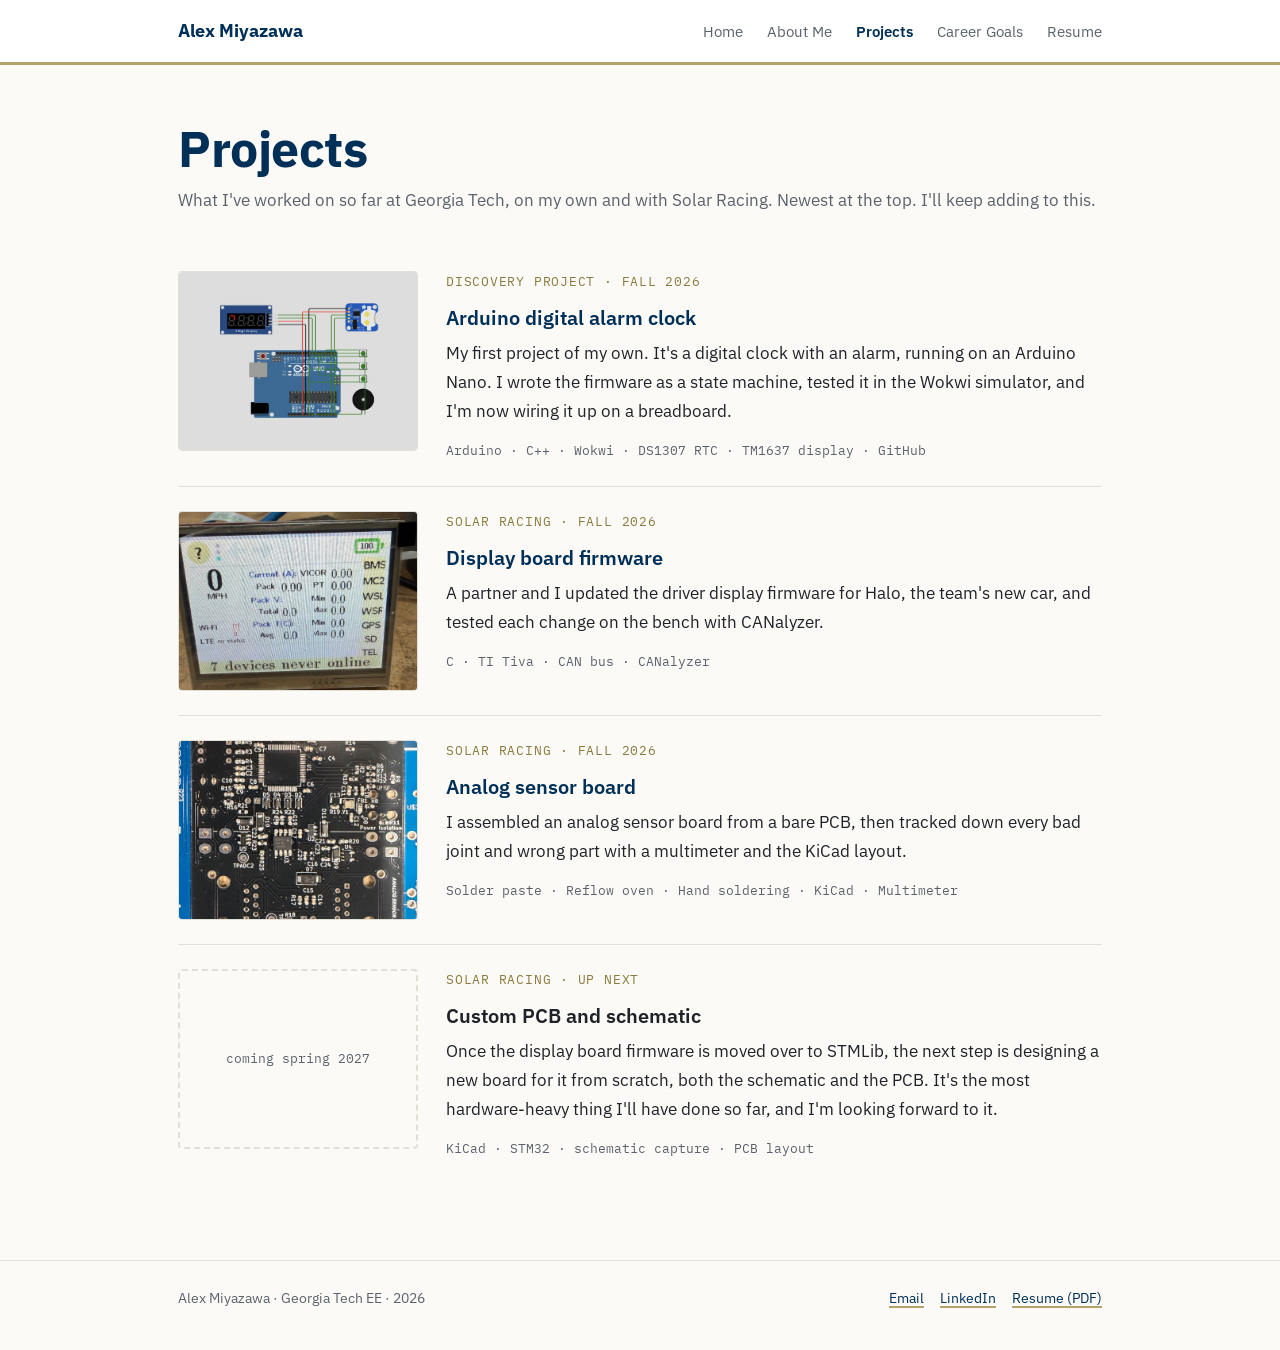
<file: projects.html>
<!DOCTYPE html>
<html lang="en">
<head>
  <meta charset="UTF-8" />
  <meta name="viewport" content="width=device-width, initial-scale=1.0" />
  <title>Projects | Alex Miyazawa</title>
  <meta name="description" content="Projects by Alex Miyazawa." />
  <link rel="preconnect" href="https://fonts.googleapis.com" />
  <link rel="preconnect" href="https://fonts.gstatic.com" crossorigin />
  <link href="https://fonts.googleapis.com/css2?family=IBM+Plex+Mono:wght@400;500&family=IBM+Plex+Sans:wght@400;500;600;700&display=swap" rel="stylesheet" />
  <link rel="stylesheet" href="style.css" />
</head>
<body>

  <header class="topbar">
    <div class="wrap">
      <a href="index.html" class="name">Alex Miyazawa</a>
      <nav>
      <ul>
        <li><a href="index.html">Home</a></li>
        <li><a href="about.html">About Me</a></li>
        <li><a href="projects.html" aria-current="page">Projects</a></li>
        <li><a href="goals.html">Career Goals</a></li>
        <li><a href="resume.html">Resume</a></li>
      </ul>
      </nav>
    </div>
  </header>

  <main>

    <!-- To add a project: copy a project page (like display-board.html), rename and edit it,
         then copy one <li> block below and point it at the new page. -->
    <div class="wrap">
      <section class="page-top">
        <h1>Projects</h1>
        <p class="muted" style="margin-top:10px;">What I've worked on so far at Georgia Tech, on my own and with Solar Racing. Newest at the top. I'll keep adding to this.</p>
      </section>

      <section class="block">
        <ul class="project-list">
      <li>
        <a href="discovery-project.html"><img src="images/discovery-hero.jpg" alt="Wokwi model of my alarm clock circuit" /></a>
        <div>
          <div class="kicker">Discovery Project · Fall 2026</div>
          <h3><a href="discovery-project.html">Arduino digital alarm clock</a></h3>
          <p>My first project of my own. It's a digital clock with an alarm, running on an Arduino Nano. I wrote the
             firmware as a state machine, tested it in the Wokwi simulator, and I'm now wiring it up on a breadboard.</p>
          <div class="tools">Arduino · C++ · Wokwi · DS1307 RTC · TM1637 display · GitHub</div>
        </div>
      </li>
      <li>
        <a href="display-board.html"><img src="images/display-board.jpg" alt="Solar car driver display board" /></a>
        <div>
          <div class="kicker">Solar Racing · Fall 2026</div>
          <h3><a href="display-board.html">Display board firmware</a></h3>
          <p>A partner and I updated the driver display firmware for Halo, the team's new car, and tested each change on the bench with CANalyzer.</p>
          <div class="tools">C · TI Tiva · CAN bus · CANalyzer</div>
        </div>
      </li>
      <li>
        <a href="sensor-board.html"><img src="images/sensor-board.jpg" alt="Analog sensor board" /></a>
        <div>
          <div class="kicker">Solar Racing · Fall 2026</div>
          <h3><a href="sensor-board.html">Analog sensor board</a></h3>
          <p>I assembled an analog sensor board from a bare PCB, then tracked down every bad joint and wrong part with a multimeter and the KiCad layout.</p>
          <div class="tools">Solder paste · Reflow oven · Hand soldering · KiCad · Multimeter</div>
        </div>
      </li>
          <li>
            <div class="placeholder">coming spring 2027</div>
            <div>
              <div class="kicker">Solar Racing · Up next</div>
              <h3>Custom PCB and schematic</h3>
              <p>Once the display board firmware is moved over to STMLib, the next step is designing a new board
                 for it from scratch, both the schematic and the PCB. It's the most hardware-heavy thing I'll have done
                 so far, and I'm looking forward to it.</p>
              <div class="tools">KiCad · STM32 · schematic capture · PCB layout</div>
            </div>
          </li>
        </ul>
      </section>
    </div>

  </main>

  <footer>
    <div class="wrap">
      <span>Alex Miyazawa · Georgia Tech EE · <span class="year"></span></span>
      <span><a href="mailto:hmiyazawa6@gatech.edu">Email</a><a href="https://www.linkedin.com/in/alex-miyazawa">LinkedIn</a><a href="resume.pdf">Resume (PDF)</a></span>
    </div>
  </footer>

  <script>document.querySelector(".year").textContent = new Date().getFullYear();</script>
</body>
</html>
</file>
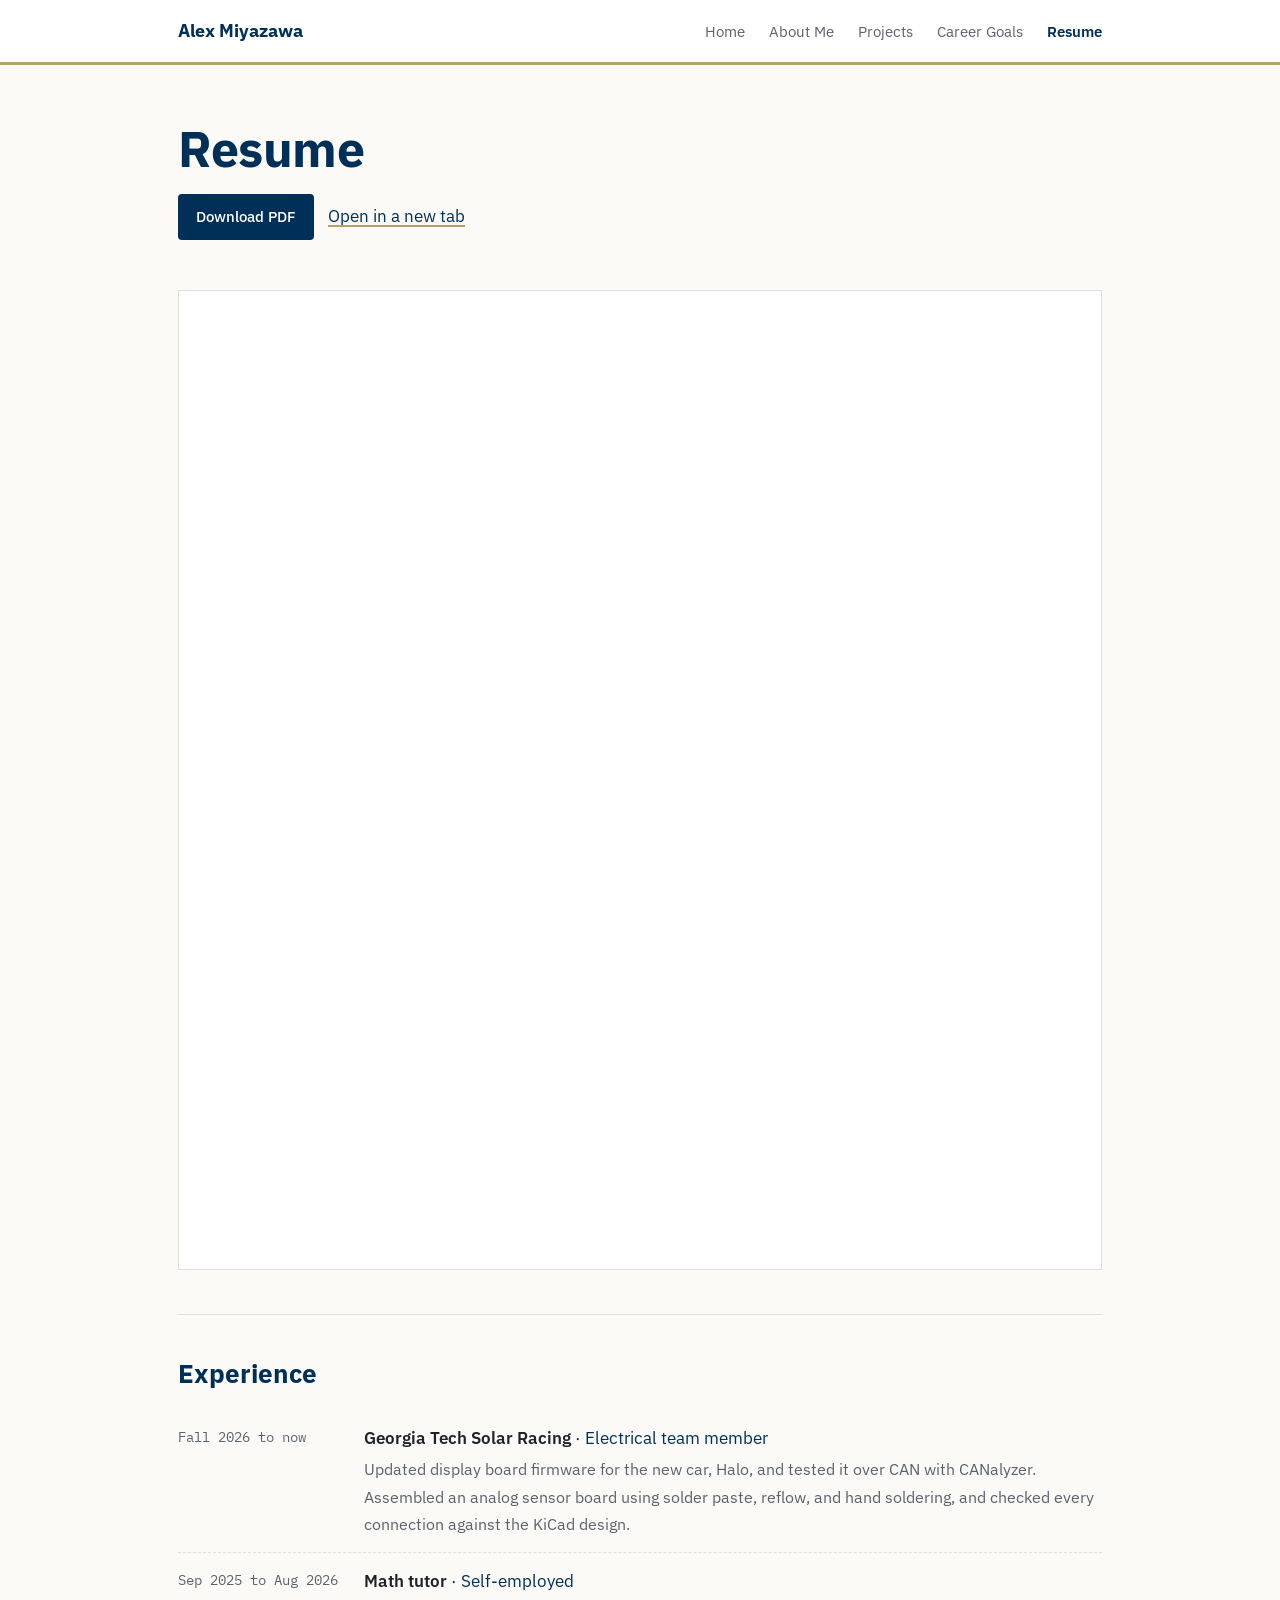
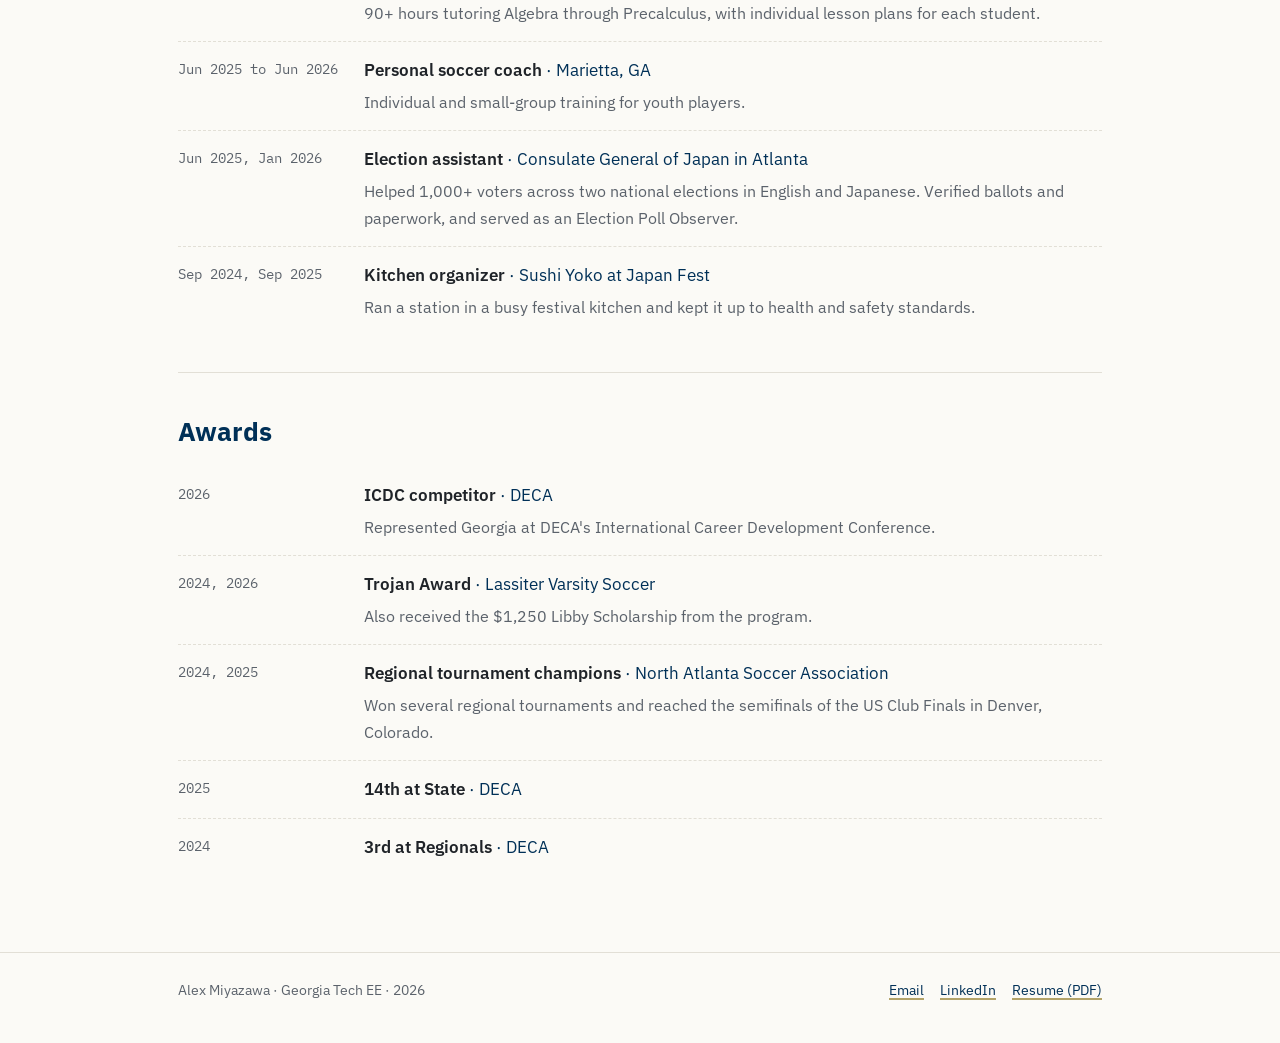
<file: resume.html>
<!DOCTYPE html>
<html lang="en">
<head>
  <meta charset="UTF-8" />
  <meta name="viewport" content="width=device-width, initial-scale=1.0" />
  <title>Resume | Alex Miyazawa</title>
  <meta name="description" content="Resume of Alex Miyazawa, Georgia Tech Electrical Engineering." />
  <link rel="preconnect" href="https://fonts.googleapis.com" />
  <link rel="preconnect" href="https://fonts.gstatic.com" crossorigin />
  <link href="https://fonts.googleapis.com/css2?family=IBM+Plex+Mono:wght@400;500&family=IBM+Plex+Sans:wght@400;500;600;700&display=swap" rel="stylesheet" />
  <link rel="stylesheet" href="style.css" />
</head>
<body>

  <header class="topbar">
    <div class="wrap">
      <a href="index.html" class="name">Alex Miyazawa</a>
      <nav>
      <ul>
        <li><a href="index.html">Home</a></li>
        <li><a href="about.html">About Me</a></li>
        <li><a href="projects.html">Projects</a></li>
        <li><a href="goals.html">Career Goals</a></li>
        <li><a href="resume.html" aria-current="page">Resume</a></li>
      </ul>
      </nav>
    </div>
  </header>

  <main>

    <div class="wrap">
      <section class="page-top">
        <h1>Resume</h1>
        <p style="margin-top:18px;"><a class="btn" href="resume.pdf" download>Download PDF</a> <a href="resume.pdf">Open in a new tab</a></p>
      </section>

      <section class="block">
        <iframe class="resume-frame" src="resume.pdf" title="Resume of Alex Miyazawa"></iframe>
      </section>

      <section class="block">
        <h2>Experience</h2>
        <ul class="timeline">
          <li>
            <div class="when">Fall 2026 to now</div>
            <div>
              <div class="role">Georgia Tech Solar Racing <span class="org">· Electrical team member</span></div>
              <p>Updated display board firmware for the new car, Halo, and tested it over CAN with CANalyzer.
                 Assembled an analog sensor board using solder paste, reflow, and hand soldering, and checked every
                 connection against the KiCad design.</p>
            </div>
          </li>
          <li>
            <div class="when">Sep 2025 to Aug 2026</div>
            <div>
              <div class="role">Math tutor <span class="org">· Self-employed</span></div>
              <p>90+ hours tutoring Algebra through Precalculus, with individual lesson plans for each student.</p>
            </div>
          </li>
          <li>
            <div class="when">Jun 2025 to Jun 2026</div>
            <div>
              <div class="role">Personal soccer coach <span class="org">· Marietta, GA</span></div>
              <p>Individual and small-group training for youth players.</p>
            </div>
          </li>
          <li>
            <div class="when">Jun 2025, Jan 2026</div>
            <div>
              <div class="role">Election assistant <span class="org">· Consulate General of Japan in Atlanta</span></div>
              <p>Helped 1,000+ voters across two national elections in English and Japanese. Verified ballots and
                 paperwork, and served as an Election Poll Observer.</p>
            </div>
          </li>
          <li>
            <div class="when">Sep 2024, Sep 2025</div>
            <div>
              <div class="role">Kitchen organizer <span class="org">· Sushi Yoko at Japan Fest</span></div>
              <p>Ran a station in a busy festival kitchen and kept it up to health and safety standards.</p>
            </div>
          </li>
        </ul>
      </section>

      <section class="block">
        <h2>Awards</h2>
        <ul class="timeline">
          <li><div class="when">2026</div><div><div class="role">ICDC competitor <span class="org">· DECA</span></div>
            <p>Represented Georgia at DECA's International Career Development Conference.</p></div></li>
          <li><div class="when">2024, 2026</div><div><div class="role">Trojan Award <span class="org">· Lassiter Varsity Soccer</span></div>
            <p>Also received the $1,250 Libby Scholarship from the program.</p></div></li>
          <li><div class="when">2024, 2025</div><div><div class="role">Regional tournament champions <span class="org">· North Atlanta Soccer Association</span></div>
            <p>Won several regional tournaments and reached the semifinals of the US Club Finals in Denver, Colorado.</p></div></li>
          <li><div class="when">2025</div><div><div class="role">14th at State <span class="org">· DECA</span></div></div></li>
          <li><div class="when">2024</div><div><div class="role">3rd at Regionals <span class="org">· DECA</span></div></div></li>
        </ul>
      </section>
    </div>

  </main>

  <footer>
    <div class="wrap">
      <span>Alex Miyazawa · Georgia Tech EE · <span class="year"></span></span>
      <span><a href="mailto:hmiyazawa6@gatech.edu">Email</a><a href="https://www.linkedin.com/in/alex-miyazawa">LinkedIn</a><a href="resume.pdf">Resume (PDF)</a></span>
    </div>
  </footer>

  <script>document.querySelector(".year").textContent = new Date().getFullYear();</script>
</body>
</html>
</file>
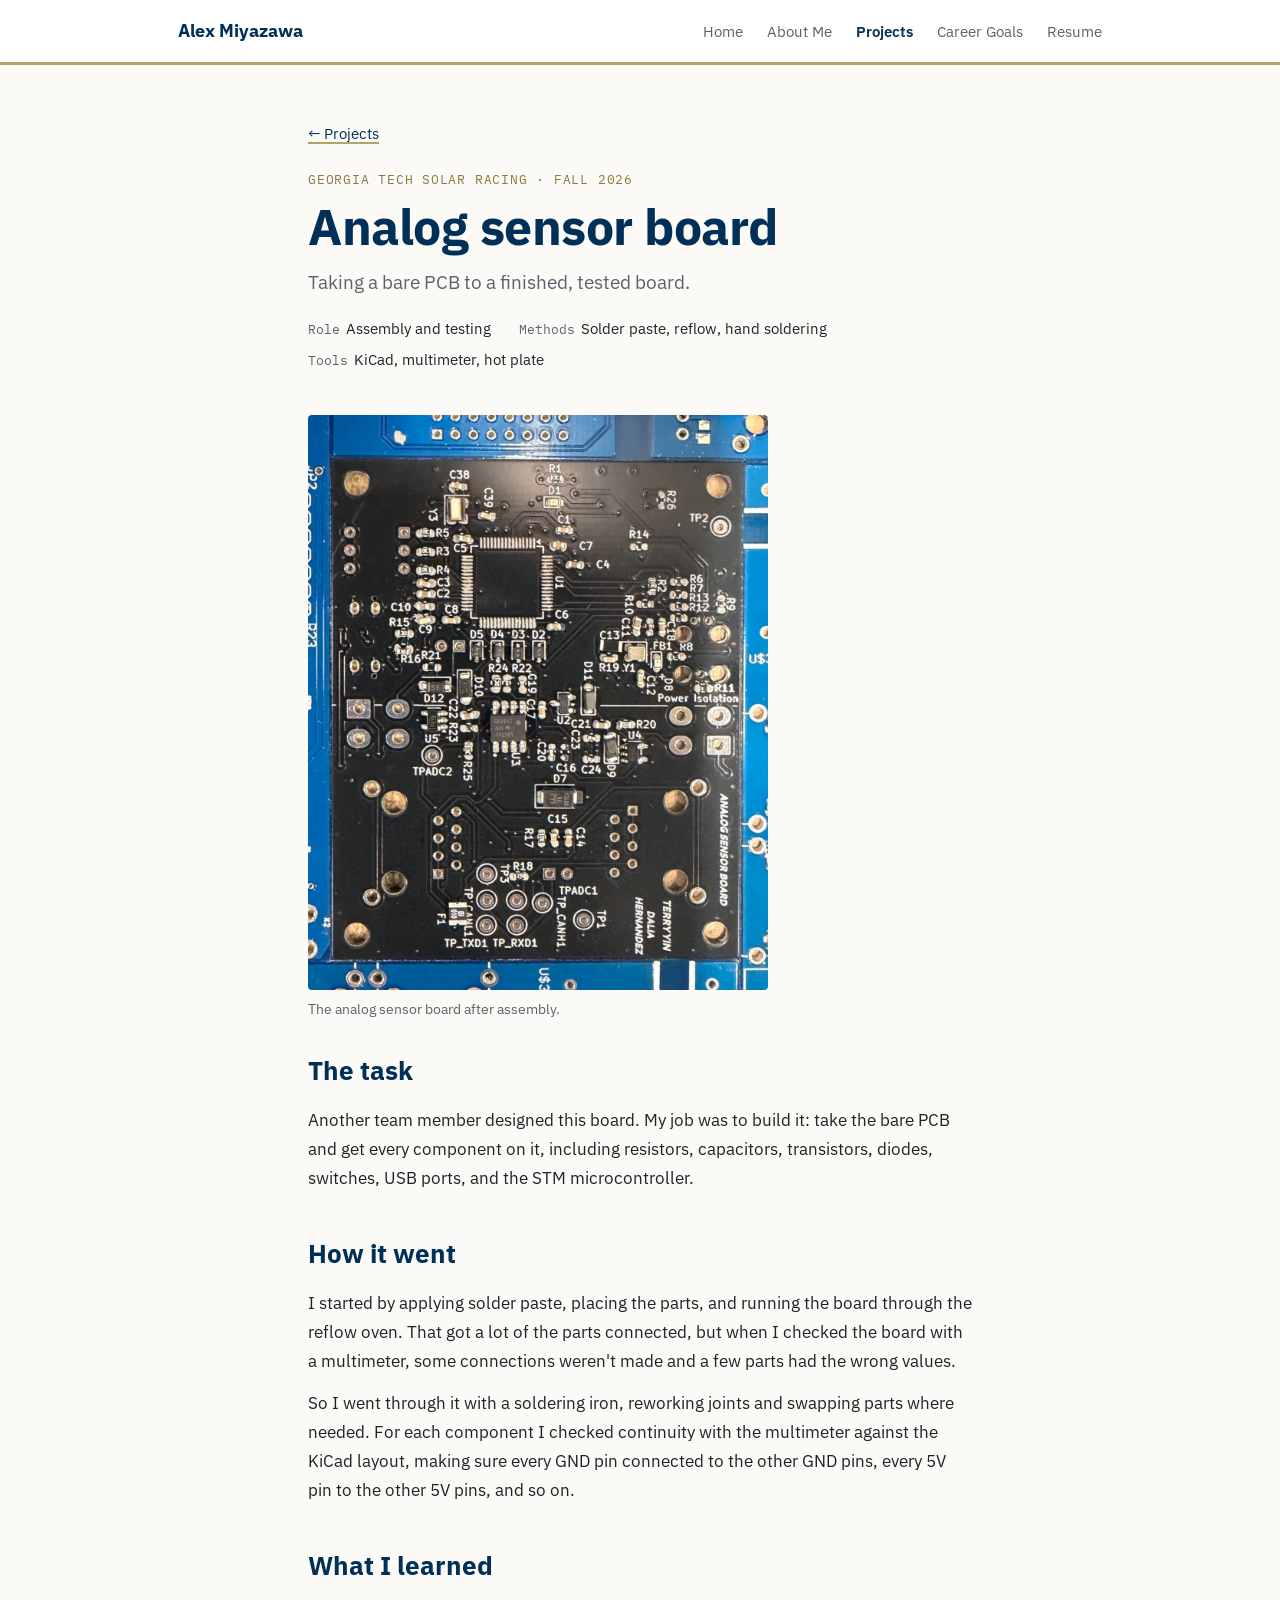
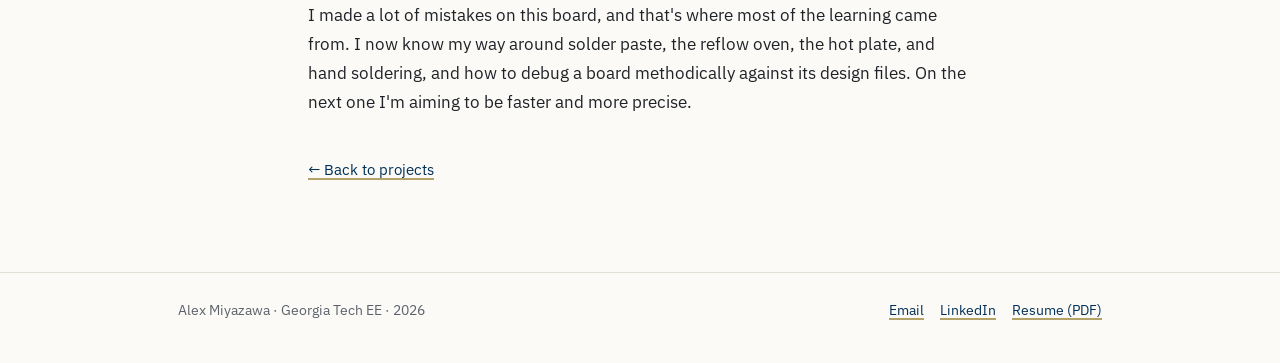
<file: sensor-board.html>
<!DOCTYPE html>
<html lang="en">
<head>
  <meta charset="UTF-8" />
  <meta name="viewport" content="width=device-width, initial-scale=1.0" />
  <title>Analog Sensor Board | Alex Miyazawa</title>
  <meta name="description" content="Assembling an analog sensor board for Georgia Tech Solar Racing." />
  <link rel="preconnect" href="https://fonts.googleapis.com" />
  <link rel="preconnect" href="https://fonts.gstatic.com" crossorigin />
  <link href="https://fonts.googleapis.com/css2?family=IBM+Plex+Mono:wght@400;500&family=IBM+Plex+Sans:wght@400;500;600;700&display=swap" rel="stylesheet" />
  <link rel="stylesheet" href="style.css" />
</head>
<body>

  <header class="topbar">
    <div class="wrap">
      <a href="index.html" class="name">Alex Miyazawa</a>
      <nav>
      <ul>
        <li><a href="index.html">Home</a></li>
        <li><a href="about.html">About Me</a></li>
        <li><a href="projects.html" aria-current="page">Projects</a></li>
        <li><a href="goals.html">Career Goals</a></li>
        <li><a href="resume.html">Resume</a></li>
      </ul>
      </nav>
    </div>
  </header>

  <main>

    <div class="wrap narrow">
      <section class="page-top">
        <p class="back"><a href="projects.html">← Projects</a></p>
        <div class="kicker" style="margin-top:22px;">Georgia Tech Solar Racing · Fall 2026</div>
        <h1>Analog sensor board</h1>
        <p class="muted" style="margin-top:12px; font-size:19px;">Taking a bare PCB to a finished, tested board.</p>
        <ul class="meta">
          <li><b>Role</b>Assembly and testing</li>
          <li><b>Methods</b>Solder paste, reflow, hand soldering</li>
          <li><b>Tools</b>KiCad, multimeter, hot plate</li>
        </ul>
      </section>

      <section class="block article">
        <figure class="tall" style="margin-top:0;">
          <img src="images/sensor-board.jpg" alt="Assembled analog sensor board" />
          <figcaption>The analog sensor board after assembly.</figcaption>
        </figure>

        <h2 style="margin-top:20px;">The task</h2>
        <p>
          Another team member designed this board. My job was to build it: take the bare PCB and get every
          component on it, including resistors, capacitors, transistors, diodes, switches, USB ports, and the STM
          microcontroller.
        </p>

        <h2>How it went</h2>
        <p>
          I started by applying solder paste, placing the parts, and running the board through the reflow oven. That
          got a lot of the parts connected, but when I checked the board with a multimeter, some connections weren't
          made and a few parts had the wrong values.
        </p>
        <p>
          So I went through it with a soldering iron, reworking joints and swapping parts where needed. For each
          component I checked continuity with the multimeter against the KiCad layout, making sure every GND pin
          connected to the other GND pins, every 5V pin to the other 5V pins, and so on.
        </p>

        <h2>What I learned</h2>
        <p>
          I made a lot of mistakes on this board, and that's where most of the learning came from. I now know my way
          around solder paste, the reflow oven, the hot plate, and hand soldering, and how to debug a board
          methodically against its design files. On the next one I'm aiming to be faster and more precise.
        </p>

        <p style="margin-top:40px;" class="back"><a href="projects.html">← Back to projects</a></p>
      </section>
    </div>

  </main>

  <footer>
    <div class="wrap">
      <span>Alex Miyazawa · Georgia Tech EE · <span class="year"></span></span>
      <span><a href="mailto:hmiyazawa6@gatech.edu">Email</a><a href="https://www.linkedin.com/in/alex-miyazawa">LinkedIn</a><a href="resume.pdf">Resume (PDF)</a></span>
    </div>
  </footer>

  <script>document.querySelector(".year").textContent = new Date().getFullYear();</script>
</body>
</html>
</file>
<file: style.css>
/* ---------------------------------------------------------
   Alex Miyazawa — site styles
   Colors are Georgia Tech navy + gold.
   --------------------------------------------------------- */
:root {
  --paper: #fbfaf6;
  --ink: #1f2328;
  --muted: #5b626b;
  --rule: #e2dfd6;
  --navy: #003057;
  --gold: #b3a369;
  --gold-light: #efe9d6;
  --max: 980px;
}

* { box-sizing: border-box; margin: 0; padding: 0; }
body {
  font-family: "IBM Plex Sans", system-ui, sans-serif;
  background: var(--paper);
  color: var(--ink);
  font-size: 17px;
  line-height: 1.7;
}
img { max-width: 100%; display: block; }
a { color: var(--navy); text-decoration-color: var(--gold); text-underline-offset: 3px; text-decoration-thickness: 2px; }
a:hover { text-decoration-color: var(--navy); }
.wrap { max-width: var(--max); margin: 0 auto; padding: 0 28px; }
.narrow { max-width: 720px; }
.mono { font-family: "IBM Plex Mono", monospace; }

/* ---------- Top bar ---------- */
.topbar { border-bottom: 3px solid var(--gold); background: #fff; }
.topbar .wrap { display: flex; align-items: center; justify-content: space-between; gap: 20px; min-height: 62px; flex-wrap: wrap; }
.topbar .name { font-weight: 700; font-size: 18px; color: var(--navy); text-decoration: none; }
.topbar ul { display: flex; gap: 24px; list-style: none; flex-wrap: wrap; }
.topbar ul a { color: var(--muted); text-decoration: none; font-size: 15px; }
.topbar ul a:hover { color: var(--navy); }
.topbar ul a[aria-current="page"] { color: var(--navy); font-weight: 600; }

/* ---------- Type ---------- */
h1 { font-size: clamp(36px, 5vw, 50px); line-height: 1.1; color: var(--navy); font-weight: 700; letter-spacing: -0.01em; }
h2 { font-size: 26px; color: var(--navy); font-weight: 700; margin-bottom: 14px; }
h3 { font-size: 18px; font-weight: 600; margin: 28px 0 6px; }
p { margin-bottom: 14px; }
.muted { color: var(--muted); }
.sub { font-family: "IBM Plex Mono", monospace; font-size: 14px; color: var(--muted); margin-top: 10px; }
.kicker { font-family: "IBM Plex Mono", monospace; font-size: 13px; color: #8a7a3d; text-transform: uppercase; letter-spacing: .06em; margin-bottom: 8px; }
ul.bullets { padding-left: 20px; margin-bottom: 14px; }
ul.bullets li { margin-bottom: 6px; }

/* ---------- Layout blocks ---------- */
.page-top { padding: 56px 0 28px; }
.block { padding: 36px 0; border-top: 1px solid var(--rule); }
.page-top + .block { border-top: none; padding-top: 8px; }
.intro { display: grid; grid-template-columns: 1fr 300px; gap: 56px; align-items: start; padding: 64px 0 40px; }
.intro p { max-width: 58ch; }
.two-col { display: grid; grid-template-columns: 1fr 1fr; gap: 44px; align-items: start; }
.side-photo { display: grid; grid-template-columns: 1fr 320px; gap: 44px; align-items: start; }

/* ---------- Photos ---------- */
figure { margin: 26px 0; }
figure img { width: 100%; border-radius: 4px; }
figcaption { font-size: 14px; color: var(--muted); margin-top: 8px; }
.portrait img { aspect-ratio: 4 / 5; object-fit: cover; }
.wide img { aspect-ratio: 16 / 9; object-fit: cover; }
.screenshot img { border: 1px solid var(--rule); background: #fff; }
.tall { max-width: 460px; }

/* ---------- Simple key/value lists ---------- */
.kv { list-style: none; }
.kv li { display: grid; grid-template-columns: 170px 1fr; gap: 16px; padding: 9px 0; border-bottom: 1px dashed var(--rule); }
.kv li:last-child { border-bottom: none; }
.kv .k { font-family: "IBM Plex Mono", monospace; font-size: 14px; color: var(--muted); padding-top: 2px; }

/* ---------- Project rows ---------- */
.project-list { list-style: none; }
.project-list > li { display: grid; grid-template-columns: 240px 1fr; gap: 28px; padding: 24px 0; border-bottom: 1px solid var(--rule); }
.project-list > li:first-child { padding-top: 6px; }
.project-list > li:last-child { border-bottom: none; }
.project-list img { width: 100%; aspect-ratio: 4 / 3; object-fit: cover; border-radius: 4px; border: 1px solid var(--rule); }
.project-list h3 { margin: 0 0 4px; font-size: 20px; }
.project-list h3 a { text-decoration: none; }
.project-list h3 a:hover { text-decoration: underline; text-decoration-color: var(--gold); }
.project-list .tools { font-family: "IBM Plex Mono", monospace; font-size: 13px; color: var(--muted); }
.project-list .placeholder { width: 100%; aspect-ratio: 4 / 3; border: 2px dashed var(--rule); border-radius: 4px; display: grid; place-items: center; color: var(--muted); font-family: "IBM Plex Mono", monospace; font-size: 13px; }

/* ---------- Timeline (experience / awards) ---------- */
.timeline { list-style: none; }
.timeline li { display: grid; grid-template-columns: 170px 1fr; gap: 16px; padding: 14px 0; border-bottom: 1px dashed var(--rule); }
.timeline li:last-child { border-bottom: none; }
.timeline .when { font-family: "IBM Plex Mono", monospace; font-size: 14px; color: var(--muted); padding-top: 2px; }
.timeline .role { font-weight: 600; }
.timeline .org { color: var(--navy); font-weight: 400; }
.timeline p { color: var(--muted); margin: 4px 0 0; font-size: 16px; }

/* ---------- Roadmap ---------- */
.roadmap { list-style: none; border-left: 2px solid var(--gold); margin-left: 6px; }
.roadmap > li { position: relative; padding: 0 0 26px 26px; }
.roadmap > li::before { content: ""; position: absolute; left: -8px; top: 7px; width: 14px; height: 14px; border-radius: 50%; background: var(--paper); border: 2px solid var(--navy); }
.roadmap > li.done::before { background: var(--navy); }
.roadmap .when { font-family: "IBM Plex Mono", monospace; font-size: 13px; color: #8a7a3d; }
.roadmap h3 { margin: 2px 0 6px; }
.roadmap ul { padding-left: 20px; color: var(--muted); }
.roadmap ul li { margin-bottom: 4px; }

/* ---------- Resume ---------- */
.resume-frame { width: 100%; height: 980px; border: 1px solid var(--rule); background: #fff; }
.btn { display: inline-block; background: var(--navy); color: #fff; padding: 10px 18px; border-radius: 4px; text-decoration: none; font-weight: 500; font-size: 15px; margin-right: 10px; }
.btn:hover { background: #00213d; color: #fff; }

/* ---------- Project page meta ---------- */
.meta { list-style: none; display: flex; flex-wrap: wrap; gap: 6px 28px; margin: 18px 0 6px; font-size: 15px; }
.meta b { font-family: "IBM Plex Mono", monospace; font-weight: 400; font-size: 13px; color: var(--muted); margin-right: 6px; }
.article h2 { margin-top: 38px; }
.back { font-size: 15px; }

/* ---------- Video ---------- */
.video { position: relative; aspect-ratio: 16 / 9; }
.video iframe { position: absolute; inset: 0; width: 100%; height: 100%; border: 0; }

/* ---------- Footer ---------- */
footer { margin-top: 40px; padding: 26px 0 40px; border-top: 1px solid var(--rule); font-size: 14px; color: var(--muted); }
footer .wrap { display: flex; justify-content: space-between; flex-wrap: wrap; gap: 10px; }
footer a { margin-left: 16px; }

/* ---------- Small screens ---------- */
@media (max-width: 780px) {
  .intro, .two-col, .side-photo { grid-template-columns: 1fr; gap: 26px; }
  .intro { padding-top: 36px; }
  .intro figure, .side-photo figure { max-width: 300px; }
  .project-list > li { grid-template-columns: 1fr; gap: 14px; }
  .kv li, .timeline li { grid-template-columns: 1fr; gap: 2px; }
  .resume-frame { height: 620px; }
  footer a { margin: 0 16px 0 0; }
}
</file>
